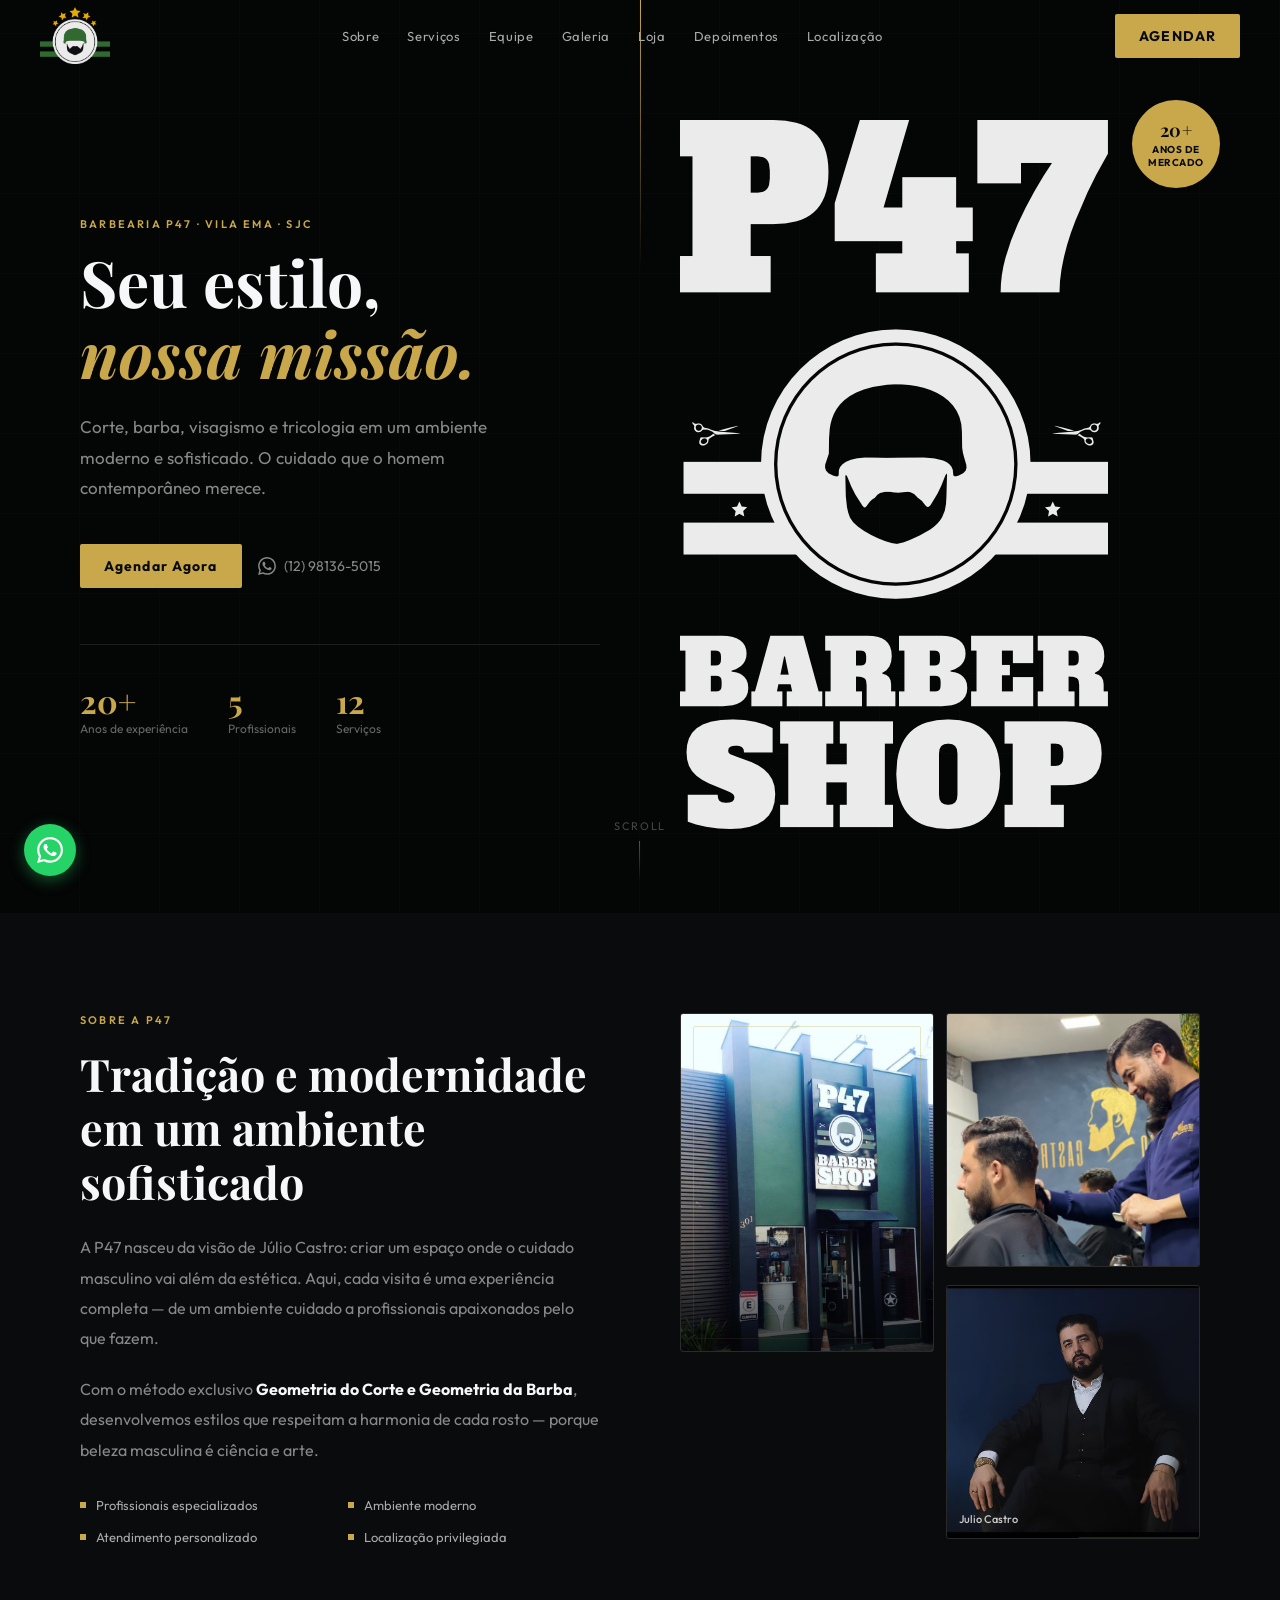
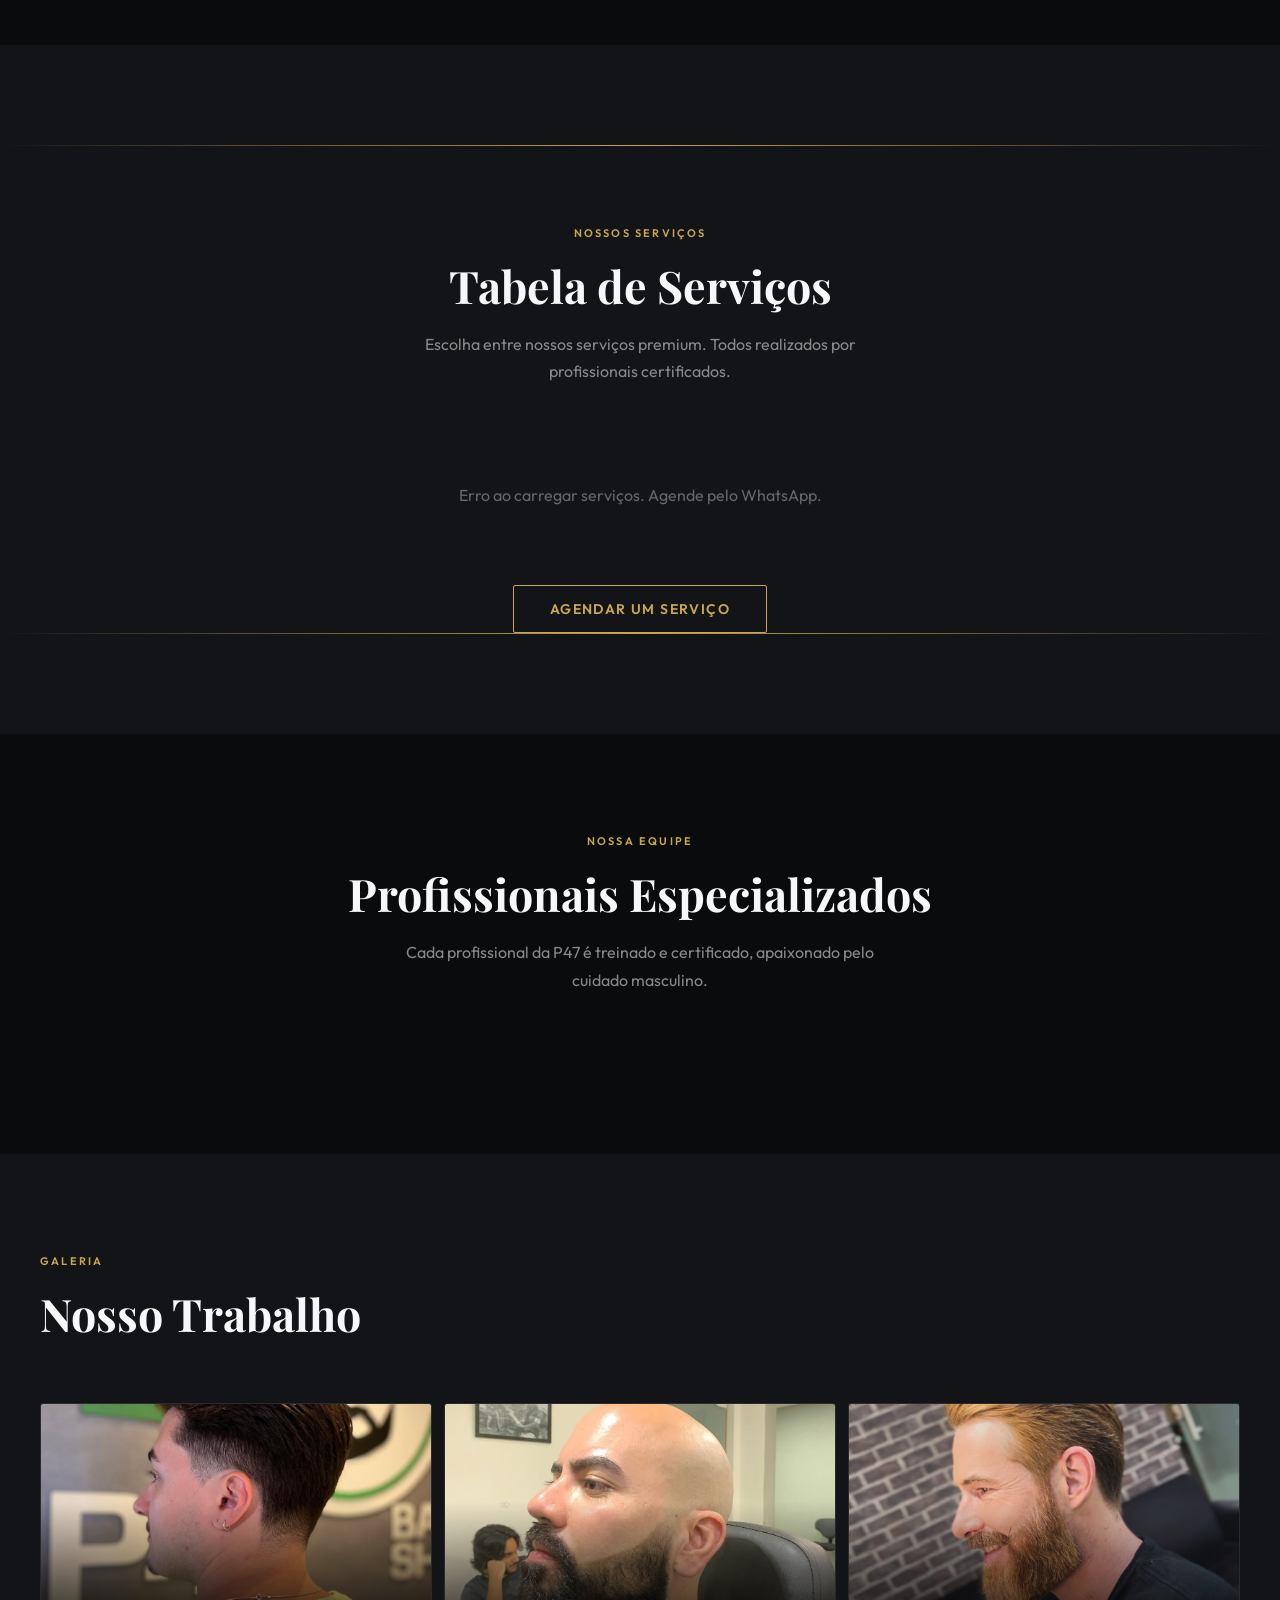
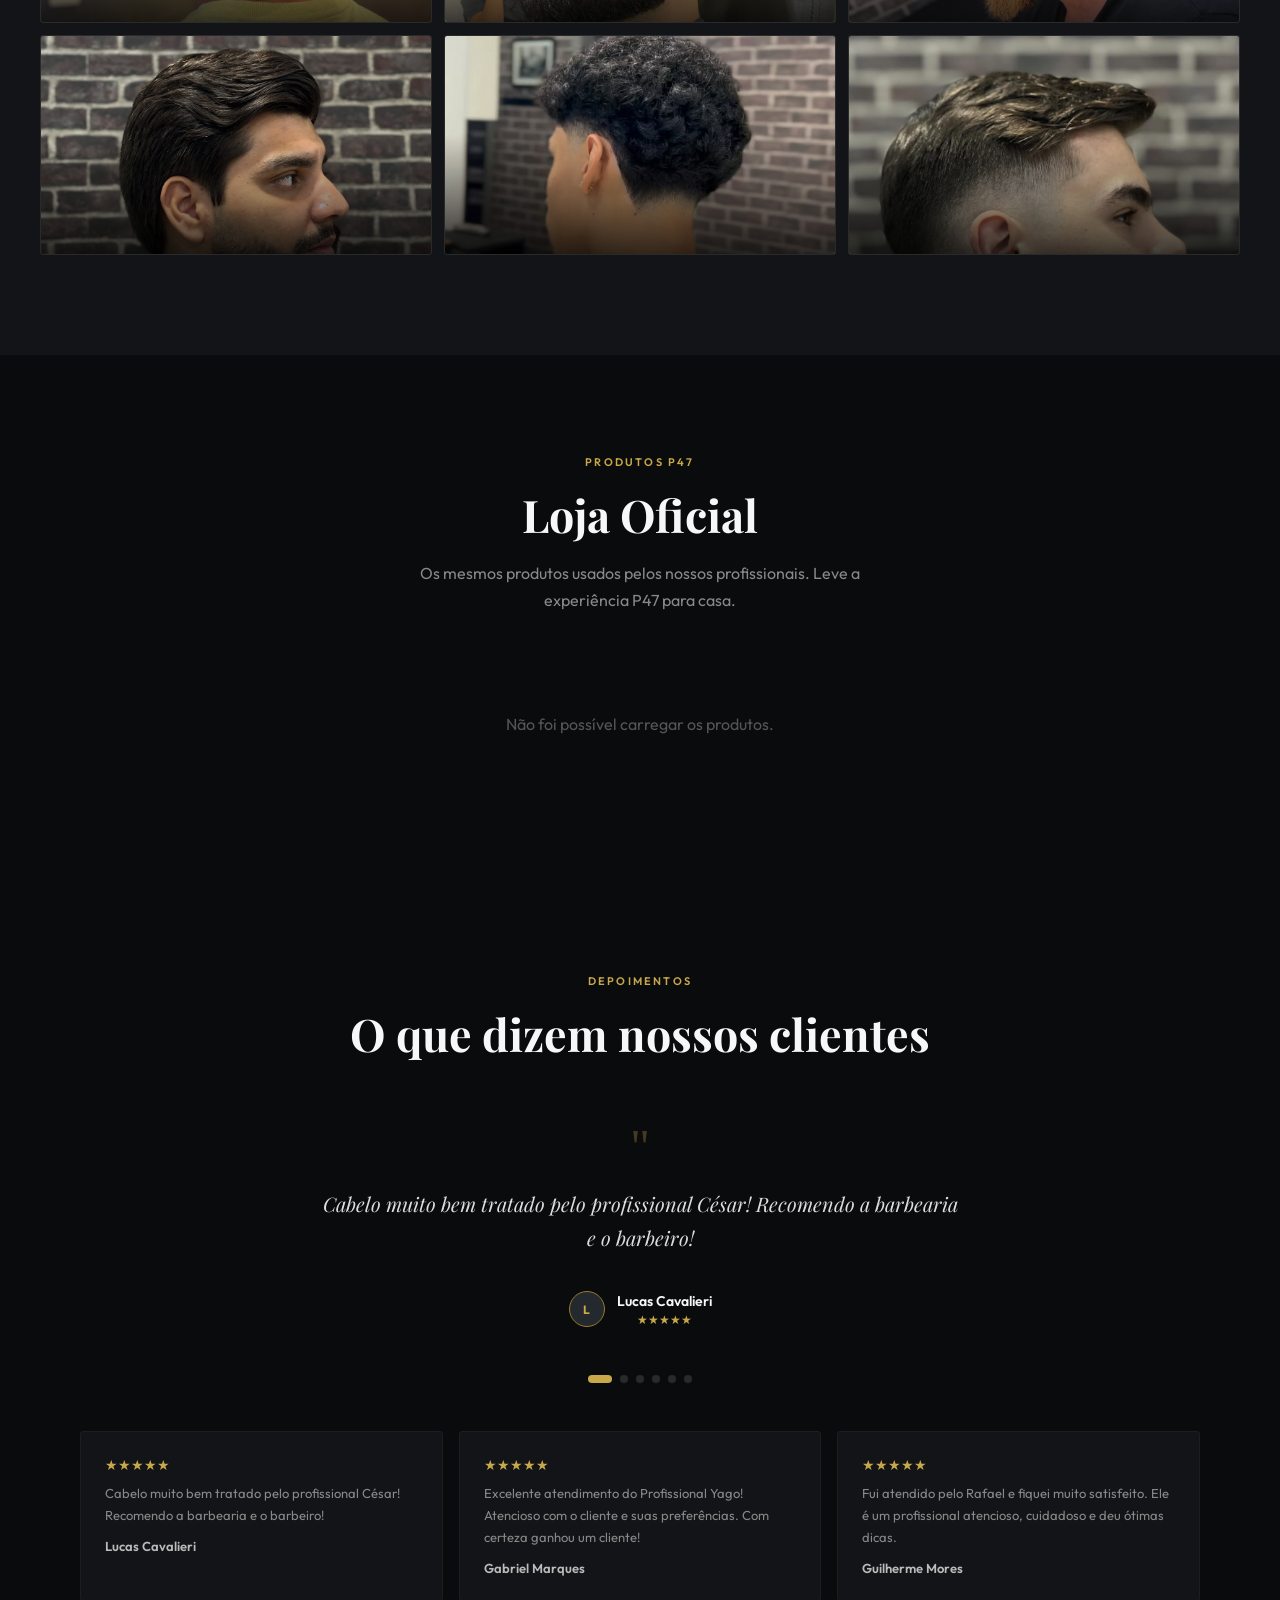
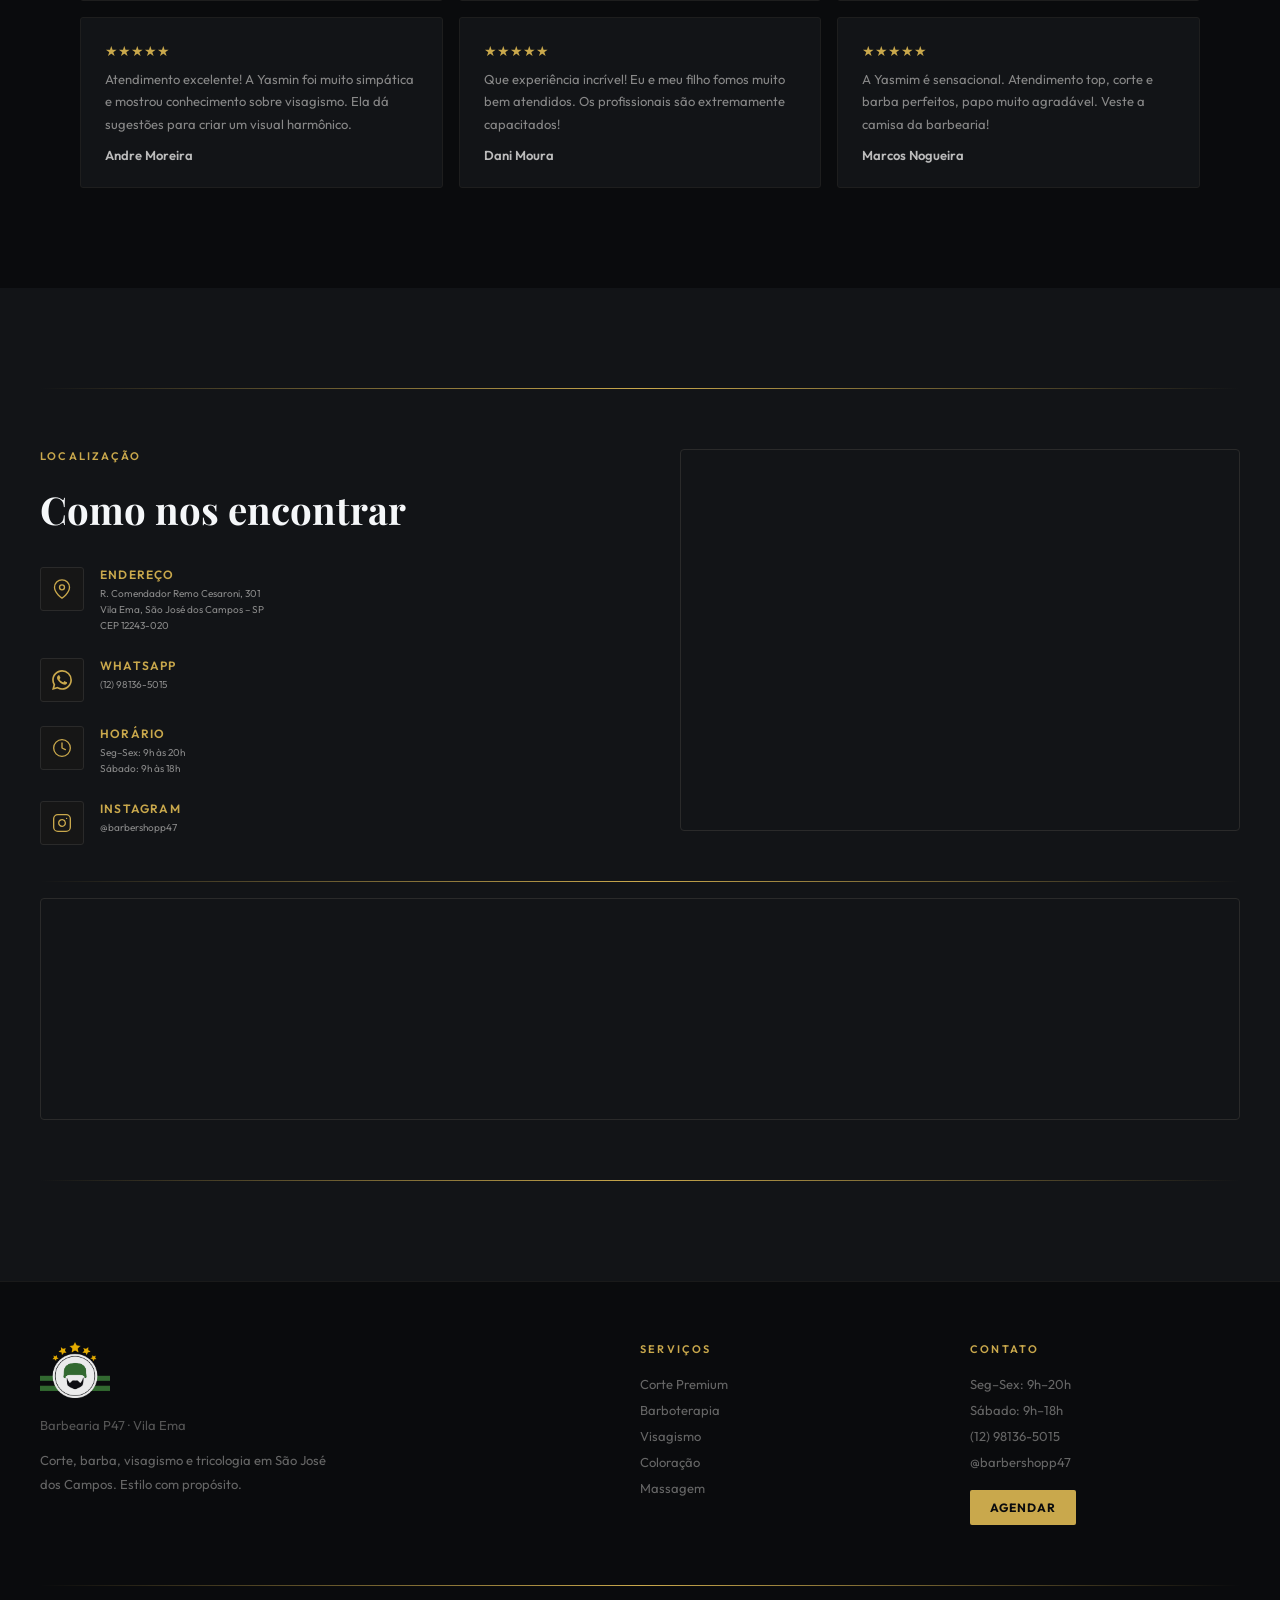
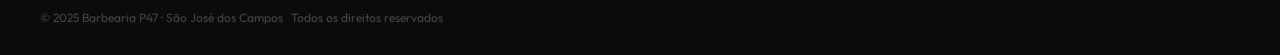
<file: index.html>
<!DOCTYPE html>
<html lang="pt-BR">

<head>
  <meta charset="UTF-8" />
  <meta name="viewport" content="width=device-width, initial-scale=1.0" />
  <title>Barbearia P47 — Vila Ema, São José dos Campos</title>
  <link
    href="https://fonts.googleapis.com/css2?family=Playfair+Display:ital,wght@0,400;0,600;0,700;1,400&family=Outfit:wght@300;400;500;600&display=swap"
    rel="stylesheet" />
  <link rel="icon" href="assets/logotipo.png" type="image/png" />
  <link rel="stylesheet" href="css/styles.css" />
</head>

<body>

  <!-- ─── NAV ────────────────────────────────────────────────────────────────── -->
  <nav id="main-nav">
    <img class="nav-logo" src="assets/logotipo.png" alt="">

    <div class="nav-desktop-links">
      <a href="#sobre">Sobre</a>
      <a href="#servicos">Serviços</a>
      <a href="#equipe">Equipe</a>
      <a href="#galeria">Galeria</a>
      <a href="#loja">Loja</a>
      <a href="#depoimentos">Depoimentos</a>
      <a href="#localiza">Localização</a>
    </div>

    <button class="btn-gold-solid nav-book-btn-desktop">AGENDAR</button>

    <button id="hamburger-btn" class="hamburger-btn" aria-label="Menu">
      <span></span><span></span><span></span>
    </button>
  </nav>

  <!-- Mobile menu -->
  <div id="mobile-menu" class="mobile-menu">
    <a href="#sobre">Sobre</a>
    <a href="#servicos">Serviços</a>
    <a href="#equipe">Equipe</a>
    <a href="#galeria">Galeria</a>
    <a href="#loja">Loja</a>
    <a href="#depoimentos">Depoimentos</a>
    <a href="#localiza">Localização</a>
    <button class="btn-agendar" style="margin-top:16px;width:100%">AGENDAR</button>
  </div>

  <!-- ─── HERO ────────────────────────────────────────────────────────────────── -->
  <section id="hero" class="hero-section">
    <!-- Vídeo de fundo YouTube -->
    <div class="hero-video-wrap">
      <div id="hero-yt-player"></div>
      <div class="hero-video-overlay"></div>
    </div>

    <!-- grid decorativo (sobre o vídeo) -->
    <div class="hero-grid-bg"></div>
    <div class="hero-line-top"></div>

    <div class="hero-content-grid">
      <div class="hero-text-col">
        <div class="section-eyebrow">
          <div class="eyebrow-line"></div>
          <span>Barbearia P47 · Vila Ema · SJC</span>
        </div>

        <h1 class="hero-title">
          Seu estilo,<br /><em>nossa missão.</em>
        </h1>

        <p class="hero-desc">
          Corte, barba, visagismo e tricologia em um ambiente moderno e sofisticado.
          O cuidado que o homem contemporâneo merece.
        </p>

        <div class="hero-cta-row">
          <button class="btn-agendar btn-gold-solid">Agendar Agora</button>
          <a href="https://wa.me/5512981365015" class="hero-whatsapp-link" target="_blank" rel="noopener">
            <svg width="18" height="18" viewBox="0 0 24 24" fill="currentColor">
              <path
                d="M17.472 14.382c-.297-.149-1.758-.867-2.03-.967-.273-.099-.471-.148-.67.15-.197.297-.767.966-.94 1.164-.173.199-.347.223-.644.075-.297-.15-1.255-.463-2.39-1.475-.883-.788-1.48-1.761-1.653-2.059-.173-.297-.018-.458.13-.606.134-.133.298-.347.446-.52.149-.174.198-.298.298-.497.099-.198.05-.371-.025-.52-.075-.149-.669-1.612-.916-2.207-.242-.579-.487-.5-.669-.51-.173-.008-.371-.01-.57-.01-.198 0-.52.074-.792.372-.272.297-1.04 1.016-1.04 2.479 0 1.462 1.065 2.875 1.213 3.074.149.198 2.096 3.2 5.077 4.487.709.306 1.262.489 1.694.625.712.227 1.36.195 1.871.118.571-.085 1.758-.719 2.006-1.413.248-.694.248-1.289.173-1.413-.074-.124-.272-.198-.57-.347m-5.421 7.403h-.004a9.87 9.87 0 01-5.031-1.378l-.361-.214-3.741.982.998-3.648-.235-.374a9.86 9.86 0 01-1.51-5.26c.001-5.45 4.436-9.884 9.888-9.884 2.64 0 5.122 1.03 6.988 2.898a9.825 9.825 0 012.893 6.994c-.003 5.45-4.437 9.884-9.885 9.884m8.413-18.297A11.815 11.815 0 0012.05 0C5.495 0 .16 5.335.157 11.892c0 2.096.547 4.142 1.588 5.945L.057 24l6.305-1.654a11.882 11.882 0 005.683 1.448h.005c6.554 0 11.89-5.335 11.893-11.893a11.821 11.821 0 00-3.48-8.413z" />
            </svg>
            (12) 98136-5015
          </a>
        </div>

        <div class="hero-stats-row">
          <div class="hero-stat">
            <div class="hero-stat-n">20+</div>
            <div class="hero-stat-l">Anos de experiência</div>
          </div>
          <div class="hero-stat">
            <div class="hero-stat-n">5</div>
            <div class="hero-stat-l">Profissionais</div>
          </div>
          <div class="hero-stat">
            <div class="hero-stat-n">12</div>
            <div class="hero-stat-l">Serviços</div>
          </div>
        </div>
      </div>

      <div class="hero-photo-col hero-logo-img">
        <img src="assets/logo.png" alt="Júlio Castro — Fundador & Mestre Barbeiro" />

        <div class="hero-badge">
          <div style="font-size:18px;font-family:'Playfair Display';font-weight:700">20+</div>
          <div style="font-size:10px;text-transform:uppercase;line-height:1.3">anos de mercado</div>
        </div>
      </div>
    </div>

    <div class="hero-scroll-hint">
      <div class="scroll-label">scroll</div>
      <div class="scroll-line"></div>
    </div>
  </section>

  <!-- ─── SOBRE ────────────────────────────────────────────────────────────── -->
  <section id="sobre" style="padding:100px 40px;max-width:1200px;margin:0 auto">
    <div class="about-section-grid">
      <div>
        <div class="section-eyebrow" style="margin-bottom:20px">
          <div class="eyebrow-line"></div>
          <span>Sobre a P47</span>
        </div>
        <h2
          style="font-family:'Playfair Display';font-size:clamp(32px,3.5vw,48px);font-weight:700;line-height:1.2;margin-bottom:24px">
          Tradição e modernidade em um ambiente sofisticado
        </h2>
        <p style="color:#888;line-height:1.9;margin-bottom:20px">
          A P47 nasceu da visão de Júlio Castro: criar um espaço onde o cuidado masculino vai além da estética.
          Aqui, cada visita é uma experiência completa — de um ambiente cuidado a profissionais apaixonados pelo que
          fazem.
        </p>
        <p style="color:#888;line-height:1.9;margin-bottom:32px">
          Com o método exclusivo <strong style="color:var(--white)">Geometria do Corte e Geometria da Barba</strong>,
          desenvolvemos estilos que respeitam a harmonia de cada rosto — porque beleza masculina é ciência e arte.
        </p>
        <div style="display:grid;grid-template-columns:1fr 1fr;gap:16px">
          <div style="display:flex;align-items:center;gap:10px;font-size:13px;color:#aaa">
            <div style="width:6px;height:6px;background:var(--gold);flex-shrink:0"></div>Profissionais especializados
          </div>
          <div style="display:flex;align-items:center;gap:10px;font-size:13px;color:#aaa">
            <div style="width:6px;height:6px;background:var(--gold);flex-shrink:0"></div>Ambiente moderno
          </div>
          <div style="display:flex;align-items:center;gap:10px;font-size:13px;color:#aaa">
            <div style="width:6px;height:6px;background:var(--gold);flex-shrink:0"></div>Atendimento personalizado
          </div>
          <div style="display:flex;align-items:center;gap:10px;font-size:13px;color:#aaa">
            <div style="width:6px;height:6px;background:var(--gold);flex-shrink:0"></div>Localização privilegiada
          </div>
        </div>
      </div>

      <div style="display:grid;grid-template-columns:1fr 1fr;grid-template-rows:auto auto;gap:12px"
        class="about-photo-col">
        <div
          style="grid-row:1/3;grid-column:1;aspect-ratio:3/4;background:var(--dark2);border:1px solid #2a2a2a;border-radius:3px;position:relative;overflow:hidden">
          <img src="assets/ambiente.png" alt="Júlio Castro"
            style="position:absolute;inset:0;width:100%;height:100%;object-fit:cover" />
          <div
            style="position:absolute;top:12px;left:12px;right:12px;bottom:12px;border:1px solid rgba(201,168,76,.3);border-radius:2px">
          </div>
          <div style="position:absolute;inset:0;background:linear-gradient(0deg,rgba(0,0,0,.75) 0%,transparent 50%)">
          </div>
          <span style="position:absolute;bottom:12px;left:12px;font-size:11px;color:#ccc;font-weight:500"></span>
        </div>
        <div
          style="grid-row:1;grid-column:2;aspect-ratio:1;background:var(--dark2);border:1px solid #2a2a2a;border-radius:3px;position:relative;overflow:hidden">
          <img src="assets/visagismo.jpg" alt="Equipe"
            style="position:absolute;inset:0;width:100%;height:100%;object-fit:cover" />
          <span style="position:absolute;bottom:12px;left:12px;font-size:11px;color:#ccc;font-weight:500"></span>
        </div>
        <div
          style="grid-row:2;grid-column:2;aspect-ratio:1;background:var(--dark2);border:1px solid #2a2a2a;border-radius:3px;position:relative;overflow:hidden">
          <img src="assets/julio_castro.jpg" alt="Julio Castro"
            style="position:absolute;inset:0;width:100%;height:100%;object-fit:cover" />
          <span style="position:absolute;bottom:12px;left:12px;font-size:11px;color:#ccc;font-weight:500">Julio
            Castro</span>
        </div>
      </div>
    </div>
  </section>

  <!-- ─── SERVIÇOS ─────────────────────────────────────────────────────────── -->
  <section id="servicos" style="background:var(--dark);padding:100px 0">
    <div class="gold-line"></div>
    <div style="max-width:1200px;margin:0 auto;padding-top:80px;">
      <div style="text-align:center;margin-bottom:60px">
        <div class="section-eyebrow" style="justify-content:center">
          <div class="eyebrow-line"></div>
          <span>Nossos Serviços</span>
        </div>
        <h2 style="font-family:'Playfair Display';font-size:clamp(32px,3.5vw,48px);font-weight:700;margin-bottom:16px">
          Tabela de Serviços</h2>
        <p style="color:#888;max-width:480px;margin:0 auto;line-height:1.7">Escolha entre nossos serviços premium. Todos
          realizados por profissionais certificados.</p>
      </div>

      <!-- Filtro de categorias — populado via JS após carregar a API -->
      <div id="site-services-filter" style="padding:0 1rem"></div>

      <div id="site-services-grid">
        <div class="modal-spinner-wrap">
          <div class="spinner"></div>
          <p style="color:#555;margin-top:12px">Carregando serviços...</p>
        </div>
      </div>

      <div style="text-align:center;margin-top:40px">
        <button class="btn-agendar"
          style="background:transparent;color:var(--gold);border:1px solid var(--gold);padding:14px 36px;font-size:14px;font-weight:600;letter-spacing:.1em;cursor:pointer;border-radius:2px;font-family:Outfit;text-transform:uppercase;transition:all .2s"
          onmouseenter="this.style.background='var(--gold)';this.style.color='var(--black)'"
          onmouseleave="this.style.background='transparent';this.style.color='var(--gold)'">
          Agendar um Serviço
        </button>
      </div>
    </div>
    <div class="gold-line"></div>
  </section>

  <!-- ─── EQUIPE ───────────────────────────────────────────────────────────── -->
  <section id="equipe" style="padding:100px 40px;max-width:1200px;margin:0 auto">
    <div style="text-align:center;margin-bottom:60px">
      <div class="section-eyebrow" style="justify-content:center">
        <div class="eyebrow-line"></div>
        <span>Nossa Equipe</span>
      </div>
      <h2 style="font-family:'Playfair Display';font-size:clamp(32px,3.5vw,48px);font-weight:700;margin-bottom:16px">
        Profissionais Especializados</h2>
      <p style="color:#888;max-width:480px;margin:0 auto;line-height:1.7">Cada profissional da P47 é treinado e
        certificado, apaixonado pelo cuidado masculino.</p>
    </div>
    <div id="site-team-grid" style="display:grid;grid-template-columns:repeat(auto-fill,minmax(210px,1fr));gap:20px">
      <div class="modal-spinner-wrap">
        <div class="spinner"></div>
      </div>
    </div>
  </section>

  <!-- ─── GALERIA ──────────────────────────────────────────────────────────── -->
  <section id="galeria" style="background:var(--dark);padding:100px 40px">
    <div style="max-width:1200px;margin:0 auto">
      <div style="margin-bottom:60px">
        <div class="section-eyebrow">
          <div class="eyebrow-line"></div>
          <span>Galeria</span>
        </div>
        <h2 style="font-family:'Playfair Display';font-size:clamp(32px,3.5vw,48px);font-weight:700">Nosso Trabalho</h2>
      </div>
      <div class="gallery-grid-main">
        <div class="gallery-item"
          style="background:var(--dark2);border:1px solid #2a2a2a;border-radius:3px;display:flex;align-items:flex-end;padding:16px;position:relative;overflow:hidden">
          <img class="gallery-img" src="assets/img01.jpg" alt="Corte"
            style="position:absolute;inset:0;width:100%;height:100%;object-fit:cover;transition:transform .5s ease" />
          <div style="position:absolute;inset:0;background:linear-gradient(0deg,rgba(0,0,0,.75) 0%,transparent 55%)">
          </div>
          <span style="position:relative;font-size:12px;color:#ccc;font-weight:500"></span>
        </div>
        <div class="gallery-item"
          style="background:var(--dark2);border:1px solid #2a2a2a;border-radius:3px;display:flex;align-items:flex-end;padding:16px;position:relative;overflow:hidden">
          <img class="gallery-img" src="assets/img02.jpg" alt="Barboterapia"
            style="position:absolute;inset:0;width:100%;height:100%;object-fit:cover;transition:transform .5s ease" />
          <div style="position:absolute;inset:0;background:linear-gradient(0deg,rgba(0,0,0,.75) 0%,transparent 55%)">
          </div>
          <span style="position:relative;font-size:12px;color:#ccc;font-weight:500"></span>
        </div>
        <div class="gallery-item"
          style="background:var(--dark2);border:1px solid #2a2a2a;border-radius:3px;display:flex;align-items:flex-end;padding:16px;position:relative;overflow:hidden">
          <img class="gallery-img" src="assets/img03.jpg" alt="Visagismo"
            style="position:absolute;inset:0;width:100%;height:100%;object-fit:cover;transition:transform .5s ease" />
          <div style="position:absolute;inset:0;background:linear-gradient(0deg,rgba(0,0,0,.75) 0%,transparent 55%)">
          </div>
          <span style="position:relative;font-size:12px;color:#ccc;font-weight:500"></span>
        </div>
        <div class="gallery-item"
          style="background:var(--dark2);border:1px solid #2a2a2a;border-radius:3px;display:flex;align-items:flex-end;padding:16px;position:relative;overflow:hidden">
          <img class="gallery-img" src="assets/img04.jpg" alt="Coloração"
            style="position:absolute;inset:0;width:100%;height:100%;object-fit:cover;transition:transform .5s ease" />
          <div style="position:absolute;inset:0;background:linear-gradient(0deg,rgba(0,0,0,.75) 0%,transparent 55%)">
          </div>
          <span style="position:relative;font-size:12px;color:#ccc;font-weight:500"></span>
        </div>
        <div class="gallery-item"
          style="background:var(--dark2);border:1px solid #2a2a2a;border-radius:3px;display:flex;align-items:flex-end;padding:16px;position:relative;overflow:hidden">
          <img class="gallery-img" src="assets/img06.jpg" alt="Ambiente P47"
            style="position:absolute;inset:0;width:100%;height:100%;object-fit:cover;transition:transform .5s ease" />
          <div style="position:absolute;inset:0;background:linear-gradient(0deg,rgba(0,0,0,.75) 0%,transparent 55%)">
          </div>
          <span style="position:relative;font-size:12px;color:#ccc;font-weight:500"></span>
        </div>
        <div class="gallery-item"
          style="background:var(--dark2);border:1px solid #2a2a2a;border-radius:3px;display:flex;align-items:flex-end;padding:16px;position:relative;overflow:hidden">
          <img class="gallery-img" src="assets/img05.jpg" alt="Resultado Final"
            style="position:absolute;inset:0;width:100%;height:100%;object-fit:cover;transition:transform .5s ease" />
          <div style="position:absolute;inset:0;background:linear-gradient(0deg,rgba(0,0,0,.75) 0%,transparent 55%)">
          </div>
          <span style="position:relative;font-size:12px;color:#ccc;font-weight:500"></span>
        </div>
      </div>
    </div>
  </section>

  <!-- ─── LOJA ────────────────────────────────────────────────────────────── -->
  <section id="loja" style="padding:100px 40px;max-width:1200px;margin:0 auto">
    <div style="text-align:center;margin-bottom:60px">
      <div class="section-eyebrow" style="justify-content:center">
        <div class="eyebrow-line"></div>
        <span>Produtos P47</span>
      </div>
      <h2 style="font-family:'Playfair Display';font-size:clamp(32px,3.5vw,48px);font-weight:700;margin-bottom:16px">
        Loja Oficial
      </h2>
      <p style="color:#888;max-width:480px;margin:0 auto;line-height:1.7">
        Os mesmos produtos usados pelos nossos profissionais. Leve a experiência P47 para casa.
      </p>
    </div>

    <div id="site-products-grid">
      <div class="modal-spinner-wrap">
        <div class="spinner"></div>
      </div>
    </div>
  </section>

  <!-- ─── DEPOIMENTOS ─────────────────────────────────────────────────────── -->
  <section id="depoimentos" style="padding:100px 40px;max-width:1200px;margin:0 auto">
    <div style="text-align:center;margin-bottom:60px">
      <div class="section-eyebrow" style="justify-content:center">
        <div class="eyebrow-line"></div>
        <span>Depoimentos</span>
      </div>
      <h2 style="font-family:'Playfair Display';font-size:clamp(32px,3.5vw,48px);font-weight:700">O que dizem nossos
        clientes</h2>
    </div>

    <!-- Carousel featured -->
    <div style="max-width:640px;margin:0 auto 48px;text-align:center">
      <div style="font-size:48px;color:var(--gold);opacity:.3;font-family:Georgia;line-height:1;margin-bottom:16px">"
      </div>
      <p id="testem-text"
        style="font-family:'Playfair Display';font-size:20px;font-style:italic;line-height:1.7;color:#ddd;margin-bottom:24px;min-height:80px">
      </p>
      <div style="display:flex;align-items:center;justify-content:center;gap:12px">
        <div id="testem-initial"
          style="width:36px;height:36px;border-radius:50%;background:var(--dark3);border:1px solid var(--gold-dark);display:flex;align-items:center;justify-content:center;font-size:12px;font-weight:700;color:var(--gold)">
        </div>
        <div>
          <div id="testem-name" style="font-weight:600;font-size:14px"></div>
          <div id="testem-stars" style="color:var(--gold);font-size:12px;margin-top:2px"></div>
        </div>
      </div>
    </div>

    <div id="testem-dots" style="display:flex;justify-content:center;gap:8px;margin-bottom:48px"></div>

    <div id="testem-grid" style="display:grid;grid-template-columns:repeat(auto-fill,minmax(280px,1fr));gap:16px"></div>
  </section>

  <!-- ─── LOCALIZAÇÃO ─────────────────────────────────────────────────────── -->
  <section id="localiza" style="background:var(--dark);padding:100px 40px">
    <div class="gold-line"></div>
    <div style="max-width:1200px;margin:60px auto">
      <div class="location-grid">
        <div>
          <div class="section-eyebrow" style="margin-bottom:20px">
            <div class="eyebrow-line"></div>
            <span>Localização</span>
          </div>
          <h2 style="font-family:'Playfair Display';font-size:clamp(28px,3vw,42px);font-weight:700;margin-bottom:32px">
            Como nos encontrar</h2>
          <div style="display:grid;gap:24px">

            <!-- Endereço -->
            <div style="display:flex;gap:16px;align-items:flex-start">
              <div class="location-icon-box">
                <svg width="20" height="20" viewBox="0 0 24 24" fill="none" stroke="var(--gold)" stroke-width="1.6"
                  stroke-linecap="round" stroke-linejoin="round">
                  <path d="M21 10c0 7-9 13-9 13S3 17 3 10a9 9 0 0 1 18 0z" />
                  <circle cx="12" cy="10" r="3" />
                </svg>
              </div>
              <div>
                <div class="location-label">Endereço</div>
                <div class="location-info">R. Comendador Remo Cesaroni, 301<br>Vila Ema, São José dos Campos – SP<br>CEP
                  12243-020</div>
              </div>
            </div>

            <!-- WhatsApp -->
            <div style="display:flex;gap:16px;align-items:flex-start">
              <div class="location-icon-box">
                <svg width="20" height="20" viewBox="0 0 24 24" fill="var(--gold)">
                  <path
                    d="M17.472 14.382c-.297-.149-1.758-.867-2.03-.967-.273-.099-.471-.148-.67.15-.197.297-.767.966-.94 1.164-.173.199-.347.223-.644.075-.297-.15-1.255-.463-2.39-1.475-.883-.788-1.48-1.761-1.653-2.059-.173-.297-.018-.458.13-.606.134-.133.298-.347.446-.52.149-.174.198-.298.298-.497.099-.198.05-.371-.025-.52-.075-.149-.669-1.612-.916-2.207-.242-.579-.487-.5-.669-.51-.173-.008-.371-.01-.57-.01-.198 0-.52.074-.792.372-.272.297-1.04 1.016-1.04 2.479 0 1.462 1.065 2.875 1.213 3.074.149.198 2.096 3.2 5.077 4.487.709.306 1.262.489 1.694.625.712.227 1.36.195 1.871.118.571-.085 1.758-.719 2.006-1.413.248-.694.248-1.289.173-1.413-.074-.124-.272-.198-.57-.347m-5.421 7.403h-.004a9.87 9.87 0 0 1-5.031-1.378l-.361-.214-3.741.982.998-3.648-.235-.374a9.86 9.86 0 0 1-1.51-5.26c.001-5.45 4.436-9.884 9.888-9.884 2.64 0 5.122 1.03 6.988 2.898a9.825 9.825 0 0 1 2.893 6.994c-.003 5.45-4.437 9.884-9.885 9.884m8.413-18.297A11.815 11.815 0 0 0 12.05 0C5.495 0 .16 5.335.157 11.892c0 2.096.547 4.142 1.588 5.945L.057 24l6.305-1.654a11.882 11.882 0 0 0 5.683 1.448h.005c6.554 0 11.89-5.335 11.893-11.893a11.821 11.821 0 0 0-3.48-8.413z" />
                </svg>
              </div>
              <div>
                <div class="location-label">WhatsApp</div>
                <div class="location-info">(12) 98136-5015</div>
              </div>
            </div>

            <!-- Horário -->
            <div style="display:flex;gap:16px;align-items:flex-start">
              <div class="location-icon-box">
                <svg width="20" height="20" viewBox="0 0 24 24" fill="none" stroke="var(--gold)" stroke-width="1.6"
                  stroke-linecap="round" stroke-linejoin="round">
                  <circle cx="12" cy="12" r="10" />
                  <polyline points="12 6 12 12 16 14" />
                </svg>
              </div>
              <div>
                <div class="location-label">Horário</div>
                <div class="location-info">Seg–Sex: 9h às 20h<br>Sábado: 9h às 18h</div>
              </div>
            </div>

            <!-- Instagram -->
            <div style="display:flex;gap:16px;align-items:flex-start">
              <div class="location-icon-box">
                <svg width="20" height="20" viewBox="0 0 24 24" fill="none" stroke="var(--gold)" stroke-width="1.6"
                  stroke-linecap="round" stroke-linejoin="round">
                  <rect x="2" y="2" width="20" height="20" rx="5" ry="5" />
                  <path d="M16 11.37A4 4 0 1 1 12.63 8 4 4 0 0 1 16 11.37z" />
                  <line x1="17.5" y1="6.5" x2="17.51" y2="6.5" />
                </svg>
              </div>
              <div>
                <div class="location-label">Instagram</div>
                <div class="location-info">@barbershopp47</div>
              </div>
            </div>

          </div>

        </div>

        <!-- div2: Street View na coluna direita -->
        <div style="border:1px solid #2a2a2a;border-radius:4px;overflow:hidden;padding:10px">
          <iframe
            src="https://www.google.com/maps/embed?pb=!4v1777134792212!6m8!1m7!1sCAoSFkNJSE0wb2dLRUlDQWdJQ1gtcWl1Smc.!2m2!1d-23.20608631368946!2d-45.90105196413815!3f307.71920587335734!4f-3.825936316782105!5f0.7820865974627469"
            width="100%" height="100%" style="border:0;display:block;min-height:360px" allowfullscreen loading="lazy"
            referrerpolicy="no-referrer-when-downgrade">
          </iframe>
        </div>
      </div>
      <div style="margin-top:36px;" class="gold-line"></div>
      <!-- div3: mapa Google Maps abaixo das duas colunas, largura total -->
      <div style="margin-top:16px;border:1px solid #2a2a2a;border-radius:4px;overflow:hidden">
        <iframe
          src="https://www.google.com/maps/embed?pb=!1m18!1m12!1m3!1d4741.3367500095765!2d-45.903685824680636!3d-23.20609327904563!2m3!1f0!2f0!3f0!3m2!1i1024!2i768!4f13.1!3m3!1m2!1s0x94cc4a7772dab253%3A0x5c50ee87825188ee!2sBarbearia%20P47!5e1!3m2!1spt-BR!2sbr!4v1777135874310!5m2!1spt-BR!2sbr"
          width="100%" height="220" style="border:0;display:block" allowfullscreen loading="lazy"
          referrerpolicy="no-referrer-when-downgrade">
        </iframe>
      </div>
    </div>
    <div class="gold-line"></div>
  </section>

  <!-- ─── FOOTER ───────────────────────────────────────────────────────────── -->
  <footer style="background:var(--black);padding:60px 40px 30px;border-top:1px solid #1a1a1a">
    <div style="max-width:1200px;margin:0 auto">
      <div class="footer-grid-main">
        <div>
          <div style="font-family:'Playfair Display';font-size:28px;font-weight:700;margin-bottom:12px">
            <img class="nav-logo" src="assets/logotipo.png" alt="">
          </div>
          <div style="font-size:13px;color:#555;margin-bottom:4px">Barbearia P47 · Vila Ema</div>
          <p style="color:#666;font-size:13px;line-height:1.8;max-width:300px;margin-top:16px">
            Corte, barba, visagismo e tricologia em São José dos Campos. Estilo com propósito.
          </p>
        </div>
        <div>
          <div
            style="font-size:11px;color:var(--gold);font-weight:600;letter-spacing:.2em;text-transform:uppercase;margin-bottom:20px">
            Serviços</div>
          <div style="font-size:13px;color:#666;margin-bottom:10px">Corte Premium</div>
          <div style="font-size:13px;color:#666;margin-bottom:10px">Barboterapia</div>
          <div style="font-size:13px;color:#666;margin-bottom:10px">Visagismo</div>
          <div style="font-size:13px;color:#666;margin-bottom:10px">Coloração</div>
          <div style="font-size:13px;color:#666;margin-bottom:10px">Massagem</div>
        </div>
        <div>
          <div
            style="font-size:11px;color:var(--gold);font-weight:600;letter-spacing:.2em;text-transform:uppercase;margin-bottom:20px">
            Contato</div>
          <div style="font-size:13px;color:#666;margin-bottom:10px">Seg–Sex: 9h–20h</div>
          <div style="font-size:13px;color:#666;margin-bottom:10px">Sábado: 9h–18h</div>
          <div style="font-size:13px;color:#666;margin-bottom:10px">(12) 98136-5015</div>
          <div style="font-size:13px;color:#666;margin-bottom:20px">@barbershopp47</div>
          <button class="btn-agendar"
            style="background:var(--gold);color:var(--black);border:none;padding:10px 20px;font-size:12px;font-weight:700;cursor:pointer;border-radius:2px;font-family:Outfit;letter-spacing:.08em;text-transform:uppercase">
            Agendar
          </button>
        </div>
      </div>
      <div class="gold-line"></div>
      <div class="footer-bottom-row">
        <span>© 2025 Barbearia P47 · São José dos Campos</span>
        <span>Todos os direitos reservados</span>
      </div>
    </div>
  </footer>

  <!-- ─── BOOKING MODAL ────────────────────────────────────────────────────── -->
  <div id="booking-overlay" class="booking-modal-overlay" style="display:none">
    <div class="booking-modal-inner">

      <!-- Header -->
      <div class="booking-modal-header">
        <div>
          <div
            style="color:var(--gold);font-size:11px;letter-spacing:.2em;font-weight:600;text-transform:uppercase;margin-bottom:4px">
            Barbearia P47</div>
          <div style="font-family:'Playfair Display';font-size:22px;font-weight:700">Agendar Horário</div>
        </div>
        <button id="modal-close" class="modal-close-btn" aria-label="Fechar">×</button>

        <!-- Step indicator -->
        <div id="step-indicator" class="step-indicator"></div>
      </div>

      <!-- =====================================================================
           FEATURE DESATIVADA — CARRINHO MULTI-SERVIÇO
           Descomente abaixo para reativar o carrinho de agendamentos múltiplos.
           =====================================================================
      <div id="carrinho-resumo" class="carrinho-resumo" style="display:none">
        <div class="carrinho-header">
          <span>🛒 Carrinho de Agendamentos</span>
        </div>
        <div id="carrinho-lista" class="carrinho-lista"></div>
      </div>
           ===================================================================== -->

      <!-- Body -->
      <div class="booking-modal-body">

        <!-- ===================================================================
             FEATURE DESATIVADA — Steps 1 e 2 do fluxo de carrinho
             Descomente para reativar seleção de categoria e serviço no modal.
             ===================================================================
        <div id="step-1" class="step-panel">
          <div id="step-1-content"></div>
        </div>
        <div id="step-2" class="step-panel" style="display:none">
          <div id="step-2-content"></div>
        </div>
             =================================================================== -->

        <!-- Step 3: Funcionário — primeiro step do novo fluxo -->
        <div id="step-3" class="step-panel" style="display:none">
          <div id="step-3-content"></div>
        </div>

        <!-- Step 4: Data + Hora -->
        <div id="step-4" class="step-panel" style="display:none">
          <div id="step-4-content"></div>
        </div>

        <!-- ===================================================================
             FEATURE DESATIVADA — Step 5: Decisão do carrinho
             Descomente para reativar a pergunta "deseja adicionar mais serviço?".
             ===================================================================
        <div id="step-5" class="step-panel" style="display:none">
          <div class="decision-panel">
            <div class="decision-icon">🗓️</div>
            <h3 style="font-family:'Playfair Display';font-size:24px;margin-bottom:16px">Serviço adicionado!</h3>
            <div id="step5-preview"></div>
            <p class="decision-question">Deseja adicionar outro serviço de uma categoria diferente?</p>
            <div class="decision-buttons">
              <button id="btn-decision-sim" class="btn-decision btn-decision-sim">
                + Sim, adicionar mais um serviço
              </button>
              <button id="btn-decision-nao" class="btn-decision btn-decision-nao">
                Não, finalizar agendamento →
              </button>
            </div>
          </div>
        </div>
             =================================================================== -->

        <!-- Step 6: Dados do cliente -->
        <div id="step-6" class="step-panel" style="display:none">
          <p class="modal-section-label">Seus dados de contato</p>
          <div class="form-group">
            <label class="form-label" for="cliente-nome">Seu nome completo *</label>
            <input type="text" id="cliente-nome" class="form-input" placeholder="Nome completo" autocomplete="name" />
          </div>
          <div class="form-group">
            <label class="form-label" for="cliente-telefone">WhatsApp *</label>
            <input type="tel" id="cliente-telefone" class="form-input" placeholder="(12) 9XXXX-XXXX"
              autocomplete="tel" />
          </div>
          <div class="form-group">
            <label class="form-label" for="cliente-email">E-mail</label>
            <input type="email" id="cliente-email" class="form-input" placeholder="seu@email.com"
              autocomplete="email" />
          </div>
          <div class="form-group">
            <label class="form-label" for="cliente-obs">Observação</label>
            <textarea id="cliente-obs" class="form-input" rows="2"
              placeholder="Ex: quero degradê na lateral, alergia a produto X..."></textarea>
          </div>
          <p style="font-size:12px;color:#555;margin-top:8px">* Campos obrigatórios</p>
        </div>

        <!-- Step 7: Confirmação -->
        <div id="step-7" class="step-panel" style="display:none">
          <div id="step-7-content"></div>
        </div>

        <!-- Tela de sucesso -->
        <div id="step-success" class="step-panel" style="display:none">
          <div class="success-panel">
            <div class="success-icon">✓</div>
            <h2 style="font-family:'Playfair Display';font-size:28px;margin-bottom:12px">Agendamento Confirmado!</h2>
            <div id="success-details" style="margin-bottom:24px"></div>
            <div
              style="background:#1a1a1a;border:1px solid #2a2a2a;border-radius:3px;padding:20px;font-size:13px;color:#666;line-height:1.7;margin-bottom:24px">
              Você receberá confirmação via WhatsApp em breve.<br />
              Dúvidas? <a href="https://wa.me/5512981365015" style="color:var(--gold);text-decoration:none"
                target="_blank" rel="noopener">(12) 98136-5015</a>
            </div>

            <!-- CTA da loja — visível somente após confirmação (JS faz display:flex) -->
            <div id="success-store-cta" class="store-cta-confirm" style="display:none">
              <img src="assets/tonico_capila.jpg" alt="Produtos P47" class="store-cta-img">
              <div class="store-cta-confirm-content">
                <p class="store-cta-confirm-text">
                  Aproveite e <strong>leve um produto da nossa loja com desconto especial</strong> —
                  os mesmos produtos usados pelos nossos profissionais, para cuidar do seu estilo em casa!
                </p>
                <a href="#loja" class="store-cta-confirm-btn"
                  onclick="document.getElementById('btn-success-close').click()">
                  Ver Produtos da Loja →
                </a>
              </div>
            </div>

            <button id="btn-success-close" class="btn-gold-solid" style="margin-top:20px">Fechar</button>
          </div>
        </div>

      </div><!-- /booking-modal-body -->

      <!-- Footer de navegação -->
      <div class="booking-modal-footer">
        <button id="btn-voltar" class="btn-outline-modal" style="display:none">← Voltar</button>
        <div style="flex:1"></div>
        <button id="btn-continuar" class="btn-gold-solid">Continuar →</button>
        <button id="btn-confirmar" class="btn-gold-solid" style="display:none">Confirmar Agendamento</button>
      </div>

    </div><!-- /booking-modal-inner -->
  </div>

  <!-- ─── TOAST ─────────────────────────────────────────────────────────────── -->
  <div id="toast" class="toast"></div>

  <!-- ─── WHATSAPP FAB ──────────────────────────────────────────────────────── -->
  <a href="https://wa.me/5512981365015" class="whatsapp-fab" target="_blank" rel="noopener" aria-label="WhatsApp">
    <svg width="26" height="26" viewBox="0 0 24 24" fill="white">
      <path
        d="M17.472 14.382c-.297-.149-1.758-.867-2.03-.967-.273-.099-.471-.148-.67.15-.197.297-.767.966-.94 1.164-.173.199-.347.223-.644.075-.297-.15-1.255-.463-2.39-1.475-.883-.788-1.48-1.761-1.653-2.059-.173-.297-.018-.458.13-.606.134-.133.298-.347.446-.52.149-.174.198-.298.298-.497.099-.198.05-.371-.025-.52-.075-.149-.669-1.612-.916-2.207-.242-.579-.487-.5-.669-.51-.173-.008-.371-.01-.57-.01-.198 0-.52.074-.792.372-.272.297-1.04 1.016-1.04 2.479 0 1.462 1.065 2.875 1.213 3.074.149.198 2.096 3.2 5.077 4.487.709.306 1.262.489 1.694.625.712.227 1.36.195 1.871.118.571-.085 1.758-.719 2.006-1.413.248-.694.248-1.289.173-1.413-.074-.124-.272-.198-.57-.347m-5.421 7.403h-.004a9.87 9.87 0 01-5.031-1.378l-.361-.214-3.741.982.998-3.648-.235-.374a9.86 9.86 0 01-1.51-5.26c.001-5.45 4.436-9.884 9.888-9.884 2.64 0 5.122 1.03 6.988 2.898a9.825 9.825 0 012.893 6.994c-.003 5.45-4.437 9.884-9.885 9.884m8.413-18.297A11.815 11.815 0 0012.05 0C5.495 0 .16 5.335.157 11.892c0 2.096.547 4.142 1.588 5.945L.057 24l6.305-1.654a11.882 11.882 0 005.683 1.448h.005c6.554 0 11.89-5.335 11.893-11.893a11.821 11.821 0 00-3.48-8.413z" />
    </svg>
  </a>

  <script src="js/app.js"></script>
</body>

</html>
</file>
<file: css/styles.css>
/* ─── RESET & VARIÁVEIS ─────────────────────────────────────────── */
 *,
 *::before,
 *::after {
   box-sizing: border-box;
   margin: 0;
   padding: 0;
 }

 :root {
   --gold: #C9A84C;
   --gold-light: #e0c06a;
   --gold-dark: #9a7930;
   --army-green: #3D4430;
   --army-green-light: #525B40;
   --p47-blue: #1A222E;
   --black: #0A0B0D;
   --dark: #121417;
   --dark2: #1A1D21;
   --dark3: #24292E;
   --white: #F5F7F9;
   --gray: #8E9196;
   --rivet: #3F444D;
 }

 html {
   scroll-behavior: smooth;
 }

 body {
   background: var(--black);
   color: var(--white);
   font-family: 'Outfit', sans-serif;
   font-weight: 400;
   overflow-x: hidden;
 }

 ::selection {
   background: var(--gold);
   color: var(--black);
 }

 ::-webkit-scrollbar {
   width: 4px;
 }

 ::-webkit-scrollbar-track {
   background: var(--black);
 }

 ::-webkit-scrollbar-thumb {
   background: var(--gold-dark);
   border-radius: 2px;
 }

 input::placeholder,
 textarea::placeholder {
   color: #444;
 }

 input:focus,
 textarea:focus {
   outline: none;
 }

 /* ─── ANIMAÇÕES ─────────────────────────────────────────────────── */
 @keyframes spin {
   to {
     transform: rotate(360deg);
   }
 }

 @keyframes pulse {

   0%,
   100% {
     opacity: .5;
   }

   50% {
     opacity: 1;
   }
 }

 @keyframes fadeIn {
   from {
     opacity: 0;
     transform: translateY(8px);
   }

   to {
     opacity: 1;
     transform: none;
   }
 }

 @keyframes floatY {

   0%,
   100% {
     transform: translateY(0);
   }

   50% {
     transform: translateY(-7px);
   }
 }

 @keyframes floatY2 {

   0%,
   100% {
     transform: translateY(0);
   }

   50% {
     transform: translateY(-4px);
   }
 }

 @keyframes glowPulse {

   0%,
   100% {
     opacity: .35;
   }

   50% {
     opacity: .65;
   }
 }

 /* ─── HOVER: CARDS (apenas dispositivos com ponteiro fino) ──────── */
 @media (hover: hover) {
   .svc-card:hover .svc-img {
     transform: scale(1.06);
   }

   .gallery-item:hover .gallery-img {
     transform: scale(1.06);
   }
 }

 /* ─── UTILITÁRIOS ────────────────────────────────────────────────── */
 .hidden-mobile {
   display: none;
 }

 .hidden-desktop {
   display: block;
 }

 /* ─── LAYOUT — MOBILE FIRST ──────────────────────────────────────── */

 /* Nav */
 .nav-desktop-links {
   display: none;
 }

 .hamburger-btn {
   display: flex;
 }

 .nav-book-btn-desktop {
   display: none;
 }

 /* Hero grid: coluna única → duas colunas no desktop */
 .hero-content-grid {
   display: flex;
   flex-direction: column;
   gap: 32px;
   padding: 100px 20px 60px;
   align-items: center;
 }

 .hero-logo-img {
   display: none;
 }

 .hero-stats-row {
   display: none;
   gap: 24px;
   margin-top: 32px;
   padding-top: 24px;
   border-top: 1px solid #1e1e1e;
   flex-wrap: wrap;
   justify-content: center;
 }

 /* Sobre */
 .about-section-grid {
   display: flex;
   flex-direction: column;
   gap: 40px;
 }

 .about-photo-col {
   overflow: hidden;
 }

 /* Services grid: 2 colunas no mobile */
 .svc-grid-main {
   display: grid;
   grid-template-columns: 1fr 1fr;
   gap: 12px;
   padding: 1rem;
 }

 .svc-card {
   background: var(--dark);
   border: 1px solid #1e1e1e;
   border-radius: 4px;
   overflow: hidden;
   display: flex;
   flex-direction: column;
   transition: border-color .3s;
 }

 .svc-card-photo {
   position: relative;
   height: 120px;
   overflow: hidden;
   background: #111;
   flex-shrink: 0;
 }

 .svc-card-photo .svc-img {
   width: 100%;
   height: 100%;
   object-fit: cover;
   display: block;
   transition: transform .4s ease;
 }

 .svc-card-photo-placeholder {
   width: 100%;
   height: 100%;
   display: flex;
   align-items: center;
   justify-content: center;
   opacity: .12;
 }

 .svc-card-price-badge {
   position: absolute;
   top: 8px;
   right: 8px;
   background: rgba(0, 0, 0, .82);
   border: 1px solid rgba(201, 168, 76, .5);
   color: var(--gold);
   padding: 3px 8px;
   font-size: 12px;
   font-weight: 700;
   font-family: 'Playfair Display', serif;
   border-radius: 2px;
   line-height: 1;
 }

 .svc-card-body {
   padding: 10px 12px 12px;
   display: flex;
   flex-direction: column;
   flex: 1;
 }

 .svc-card-name {
   font-weight: 600;
   font-size: 13px;
   color: var(--white);
   margin-bottom: 6px;
   line-height: 1.3;
 }

 .svc-card-desc {
   display: none;
 }

 .svc-card-footer {
   display: flex;
   justify-content: space-between;
   align-items: center;
   margin-top: auto;
 }

 .svc-card-duration {
   display: none;
 }

 .svc-card-book {
   font-size: 11px;
   color: var(--gold);
   background: none;
   border: none;
   cursor: pointer;
   font-family: Outfit, sans-serif;
   font-weight: 600;
   padding: 6px 0;
   min-height: 44px;
   text-decoration: underline;
   text-underline-offset: 3px;
   display: flex;
   align-items: center;
   transition: color .2s;
 }

 .svc-card-book:hover {
   color: var(--gold-light);
 }

 /* Gallery: 2 cols no mobile */
 .gallery-grid-main {
   display: grid;
   grid-template-columns: repeat(2, 1fr);
   grid-template-rows: repeat(3, 160px);
   gap: 8px;
 }

 /* Location */
 .location-grid {
   display: flex;
   flex-direction: column;
   gap: 32px;
 }

 /* Footer */
 .footer-grid-main {
   display: flex;
   flex-direction: column;
   gap: 28px;
   margin-bottom: 40px;
 }

 .footer-bottom-row {
   display: flex;
   flex-direction: column;
   align-items: center;
   gap: 8px;
   font-size: 12px;
   color: #444;
   margin-top: 24px;
   text-align: center;
 }

 /* ─── TABLET (≥768px) ────────────────────────────────────────────── */
 @media (min-width: 768px) {
   .hidden-mobile {
     display: block;
   }

   .hidden-desktop {
     display: none;
   }

   nav#main-nav {
     padding: 0 40px;
   }

   .nav-desktop-links {
     display: flex;
     gap: 20px;
     align-items: center;
   }

   .hamburger-btn {
     display: none;
   }

   .nav-book-btn-desktop {
     display: inline-flex;
   }

   .hero-content-grid {
     padding: 120px 40px 80px;
     text-align: left;
   }

   .hero-stats-row {
     gap: 40px;
     margin-top: 48px;
     padding-top: 32px;
     justify-content: flex-start;
     display: none;
   }

   .about-section-grid {
     flex-direction: row;
     gap: 60px;
   }

   .about-photo-col {
     flex: 1;
     min-width: 0;
   }

   .svc-grid-main {
     grid-template-columns: repeat(auto-fill, minmax(260px, 1fr));
     gap: 20px;
   }

   .svc-card-photo {
     height: 180px;
   }

   .svc-card-price-badge {
     top: 12px;
     right: 12px;
     font-size: 14px;
     padding: 4px 10px;
   }

   .svc-card-body {
     padding: 16px 18px 18px;
   }

   .svc-card-name {
     font-size: 15px;
     margin-bottom: 8px;
   }

   .svc-card-desc {
     display: block;
     font-size: 13px;
     color: #666;
     line-height: 1.6;
     margin-bottom: 14px;
     flex: 1;
   }

   .svc-card-duration {
     display: inline-flex;
     font-size: 11px;
     color: #555;
     background: #1a1a1a;
     padding: 4px 10px;
     border-radius: 2px;
     border: 1px solid #2a2a2a;
   }

   .svc-card-book {
     font-size: 12px;
     min-height: auto;
     padding: 0;
   }

   .gallery-grid-main {
     grid-template-columns: repeat(3, 1fr);
     grid-template-rows: repeat(2, 220px);
     gap: 12px;
   }

   .location-grid {
     flex-direction: row;
     gap: 60px;
     align-items: flex-start;
   }

   .footer-grid-main {
     display: grid;
     grid-template-columns: 1fr 1fr;
     gap: 40px;
     margin-bottom: 60px;
   }

   .footer-bottom-row {
     flex-direction: row;
     text-align: left;
   }
 }

 /* ─── DESKTOP (≥1024px) ──────────────────────────────────────────── */
 @media (min-width: 1024px) {
   .nav-desktop-links {
     gap: 28px;
   }

   .hero-content-grid {
     display: grid;
     grid-template-columns: 1fr 1fr;
     gap: 80px;
     flex-direction: unset;
     text-align: left;
     align-items: center;
     padding: 120px 40px 80px;
   }

   .hero-logo-img {
     display: block;
   }

   .hero-stats-row {
     display: flex;
   }

   .eyebrow-line {
     display: inline;
   }

   .about-section-grid {
     display: grid;
     grid-template-columns: 1fr 1fr;
     gap: 80px;
   }

   .location-grid {
     display: grid;
     grid-template-columns: 1fr 1fr;
     gap: 80px;
   }

   .footer-grid-main {
     grid-template-columns: 2fr 1fr 1fr;
     gap: 60px;
   }

   .svc-card-photo {
     height: 200px;
   }
 }

 /* ─── NAV ────────────────────────────────────────────────────────────── */
 nav#main-nav {
   position: fixed;
   top: 0;
   left: 0;
   right: 0;
   z-index: 100;
   background: transparent;
   border-bottom: 1px solid transparent;
   padding: 0 20px;
   height: 64px;
   display: flex;
   align-items: center;
   justify-content: space-between;
   transition: all 0.4s;
 }

 nav#main-nav.scrolled {
   background: rgba(8, 8, 8, .97);
   border-bottom-color: #1e1e1e;
   backdrop-filter: blur(12px);
 }

 .nav-logo {
   width: 52px;
 }

 .nav-logo span {
   color: var(--gold);
 }

 .nav-desktop-links a {
   color: #aaa;
   text-decoration: none;
   font-size: 13px;
   letter-spacing: .05em;
   transition: color .2s;
 }

 .nav-desktop-links a:hover {
   color: var(--gold);
 }

 /* Mobile menu — padrão visível, escondido sem .open */
 .mobile-menu {
   display: none;
   position: fixed;
   top: 64px;
   left: 0;
   right: 0;
   background: rgba(8, 8, 8, .98);
   border-bottom: 1px solid #2a2a2a;
   padding: 0 24px;
   z-index: 99;
   flex-direction: column;
 }

 .mobile-menu.open {
   display: flex;
 }

 .mobile-menu a {
   color: #aaa;
   text-decoration: none;
   font-size: 15px;
   font-weight: 400;
   padding: 14px 0;
   border-bottom: 1px solid #1a1a1a;
   min-height: 44px;
   display: flex;
   align-items: center;
 }

 .mobile-menu a:last-of-type {
   border-bottom: none;
 }

 /* Hamburger */
 .hamburger-btn {
   flex-direction: column;
   gap: 5px;
   background: none;
   border: none;
   cursor: pointer;
   padding: 10px;
   min-width: 44px;
   min-height: 44px;
   justify-content: center;
   align-items: center;
 }

 .hamburger-btn span {
   display: block;
   width: 22px;
   height: 2px;
   background: var(--white);
   border-radius: 2px;
 }

 @media (min-width: 768px) {
   nav#main-nav {
     padding: 0 40px;
     height: 72px;
   }

   .mobile-menu {
     top: 72px;
   }

   .nav-logo {
     width: 70px;
   }
 }

 /* ─── HERO ───────────────────────────────────────────────────────────── */
 .hero-section {
   position: relative;
   min-height: 100vh;
   display: flex;
   align-items: center;
   overflow: hidden;
   background: var(--black);
 }

 /* ── Vídeo de fundo ─────────────────────────────────────── */
 .hero-video-wrap {
   position: absolute;
   inset: 0;
   z-index: 0;
   overflow: hidden;
 }

 /* O IFrame gerado pela YouTube API herda este estilo */
 #hero-yt-player,
 #hero-yt-player iframe {
   position: absolute;
   top: 50%;
   left: 50%;
   /* Garante cobertura completa em qualquer proporção de tela */
   width: max(100vw, 177.8vh);
   height: max(56.25vw, 100vh);
   transform: translate(-50%, -50%);
   pointer-events: none;
   border: none;
 }

 .hero-video-overlay {
   position: absolute;
   inset: 0;
   background: rgba(0, 0, 0, 0.58);
   z-index: 1;
 }

 /* ─────────────────────────────────────────────────────────── */

 .hero-grid-bg {
   position: absolute;
   inset: 0;
   background-image:
     repeating-linear-gradient(0deg, transparent, transparent 79px, rgba(201, 168, 76, .04) 80px),
     repeating-linear-gradient(90deg, transparent, transparent 79px, rgba(201, 168, 76, .04) 80px);
   pointer-events: none;
   z-index: 2;
 }

 .hero-line-top {
   position: absolute;
   top: 0;
   left: 50%;
   width: 1px;
   height: 30vh;
   background: linear-gradient(180deg, var(--gold), transparent);
 }

 .hero-content-grid {
   position: relative;
   z-index: 3;
   max-width: 1200px;
   margin: 0 auto;
   width: 100%;
 }

 .hero-text-col h1.hero-title {
   font-family: 'Playfair Display', serif;
   font-size: clamp(32px, 8vw, 68px);
   font-weight: 700;
   line-height: 1.1;
   margin-bottom: 20px;
 }

 @media (min-width: 1024px) {
   .hero-text-col h1.hero-title {
     font-size: clamp(42px, 5vw, 68px);
     margin-bottom: 24px;
   }
 }

 .hero-title em {
   font-style: italic;
   color: var(--gold);
 }

 .hero-desc {
   color: #888;
   font-size: 17px;
   line-height: 1.8;
   margin-bottom: 40px;
   max-width: 440px;
 }

 .hero-cta-row {
   display: flex;
   gap: 16px;
   align-items: center;
   flex-wrap: wrap;
 }

 .hero-whatsapp-link {
   display: flex;
   align-items: center;
   gap: 8px;
   color: #888;
   text-decoration: none;
   font-size: 14px;
   transition: color 0.2s;
 }

 .hero-whatsapp-link:hover {
   color: var(--white);
 }

 .hero-stats-row {
   gap: 40px;
   margin-top: 56px;
   padding-top: 40px;
   border-top: 1px solid #1e1e1e;
   flex-wrap: wrap;
 }

 .hero-stat-n {
   font-family: 'Playfair Display', serif;
   font-size: 32px;
   font-weight: 700;
   color: var(--gold);
   line-height: 1;
 }

 .hero-stat-l {
   font-size: 12px;
   color: #666;
   margin-top: 4px;
 }

 /* Hero photo */
 .hero-photo-col {
   position: relative;
 }

 .hero-photo-frame {
   aspect-ratio: 3/4;
   background: var(--dark2);
   border: 1px solid #2a2a2a;
   border-radius: 4px;
   overflow: hidden;
   position: relative;
 }

 .hero-photo-frame img {
   position: absolute;
   inset: 0;
   width: 100%;
   height: 100%;
   object-fit: cover;
 }

 .hero-photo-corner {
   position: absolute;
   width: 32px;
   height: 32px;
 }

 .hero-photo-corner-tl {
   top: 16px;
   left: 16px;
   border-top: 2px solid var(--gold);
   border-left: 2px solid var(--gold);
 }

 .hero-photo-corner-br {
   bottom: 16px;
   right: 16px;
   border-bottom: 2px solid var(--gold);
   border-right: 2px solid var(--gold);
 }

 .hero-photo-caption {
   position: absolute;
   bottom: 0;
   left: 0;
   right: 0;
   padding: 24px 24px 28px;
   background: linear-gradient(0deg, rgba(0, 0, 0, .9) 70%, transparent);
 }

 .hero-badge {
   position: absolute;
   top: -20px;
   right: -20px;
   background: var(--gold);
   color: var(--black);
   border-radius: 50%;
   width: 88px;
   height: 88px;
   display: flex;
   flex-direction: column;
   align-items: center;
   justify-content: center;
   text-align: center;
   font-size: 10px;
   font-weight: 700;
   line-height: 1.3;
   letter-spacing: .05em;
 }

 .hero-scroll-hint {
   position: absolute;
   bottom: 32px;
   left: 50%;
   transform: translateX(-50%);
   display: flex;
   flex-direction: column;
   align-items: center;
   gap: 8px;
   opacity: .5;
   z-index: 3;
 }

 .scroll-label {
   font-size: 11px;
   letter-spacing: .15em;
   color: #888;
   text-transform: uppercase;
 }

 .scroll-line {
   width: 1px;
   height: 40px;
   background: linear-gradient(180deg, var(--gold), transparent);
   animation: pulse 2s infinite;
 }

 /* ─── SECTION EYEBROW ────────────────────────────────────────────────── */
 .section-eyebrow {
   display: flex;
   align-items: center;
   gap: 12px;
   margin-bottom: 16px;
 }

 .section-eyebrow span {
   color: var(--gold);
   font-size: 11px;
   font-weight: 600;
   letter-spacing: .2em;
   text-transform: uppercase;
 }

 .eyebrow-line {
   display: none;
   width: 32px;
   height: 1px;
   background: var(--gold);
 }

 /* ─── GOLD LINE ──────────────────────────────────────────────────────── */
 .gold-line {
   height: 1px;
   background: linear-gradient(90deg, transparent, var(--gold), transparent);
 }

 /* ─── SERVICE CAT TABS ────────────────────────────────────────────────── */
 .svc-cat-tabs {
   display: flex;
   justify-content: center;
   gap: 8px;
   margin-bottom: 48px;
   flex-wrap: wrap;
 }

 .svc-cat-tab {
   padding: 10px 22px;
   border: 1px solid #2a2a2a;
   background: transparent;
   color: #888;
   font-size: 13px;
   cursor: pointer;
   border-radius: 2px;
   font-family: Outfit;
   font-weight: 400;
   transition: all .2s;
 }

 .svc-cat-tab.active,
 .svc-cat-tab:hover {
   border-color: var(--gold);
   background: rgba(201, 168, 76, .08);
   color: var(--gold);
   font-weight: 600;
 }

 /* ─── TEAM CARD ──────────────────────────────────────────────────────── */
 .team-card {
   border: 1px solid #1e1e1e;
   border-radius: 4px;
   overflow: hidden;
   transition: border-color .3s;
 }

 .team-card:hover {
   border-color: var(--gold-dark);
 }

 /* ─── LOJA — PRODUTOS ───────────────────────────────────────────────── */
 .prod-grid {
   display: grid;
   grid-template-columns: repeat(auto-fill, minmax(240px, 1fr));
   gap: 20px;
 }

 .prod-card {
   background: var(--dark);
   border: 1px solid #1e1e1e;
   border-radius: 4px;
   overflow: hidden;
   display: flex;
   flex-direction: column;
   transition: border-color .3s, transform .2s;
 }

 .prod-card:hover {
   border-color: var(--gold-dark);
   transform: translateY(-2px);
 }

 .prod-photo {
   position: relative;
   height: 220px;
   overflow: hidden;
   background: #111;
   flex-shrink: 0;
 }

 .prod-img {
   width: 100%;
   height: 100%;
   object-fit: cover;
   display: block;
   transition: transform .4s ease;
 }

 .prod-card:hover .prod-img {
   transform: scale(1.05);
 }

 .prod-photo-placeholder {
   width: 100%;
   height: 100%;
   display: flex;
   align-items: center;
   justify-content: center;
 }

 .prod-badge {
   position: absolute;
   top: 10px;
   left: 10px;
   background: var(--gold);
   color: var(--black);
   font-size: 10px;
   font-weight: 700;
   padding: 3px 10px;
   border-radius: 2px;
   text-transform: uppercase;
   letter-spacing: .08em;
 }

 .prod-price-badge {
   position: absolute;
   top: 10px;
   right: 10px;
   background: rgba(0, 0, 0, .82);
   border: 1px solid rgba(201, 168, 76, .5);
   color: var(--gold);
   font-size: 14px;
   font-weight: 700;
   font-family: 'Playfair Display', serif;
   padding: 4px 10px;
   border-radius: 2px;
   line-height: 1;
 }

 .prod-body {
   padding: 16px 18px 18px;
   display: flex;
   flex-direction: column;
   flex: 1;
 }

 .prod-name {
   font-size: 15px;
   font-weight: 600;
   color: var(--white);
   margin-bottom: 8px;
   line-height: 1.3;
 }

 .prod-desc {
   font-size: 12px;
   color: #666;
   line-height: 1.6;
   margin-bottom: 14px;
   flex: 1;
   display: -webkit-box;
   -webkit-line-clamp: 3;
   -webkit-box-orient: vertical;
   overflow: hidden;
 }

 .prod-footer {
   display: flex;
   justify-content: space-between;
   align-items: center;
   gap: 10px;
   margin-top: auto;
 }

 .prod-price-wrap {
   display: flex;
   flex-direction: column;
   gap: 1px;
 }

 .prod-list-price {
   font-size: 11px;
   color: #555;
   text-decoration: line-through;
 }

 .prod-sale-price {
   font-size: 17px;
   font-weight: 700;
   color: var(--gold);
   font-family: 'Playfair Display', serif;
   line-height: 1;
 }

 .prod-buy-btn {
   display: inline-flex;
   align-items: center;
   gap: 6px;
   background: var(--gold);
   color: rgb(29, 29, 29);
   text-decoration: none;
   font-size: 11px;
   font-weight: 700;
   padding: 8px 12px;
   border-radius: 2px;
   font-family: Outfit, sans-serif;
   letter-spacing: .04em;
   white-space: nowrap;
   transition: background .2s, transform .15s;
   flex-shrink: 0;
 }

 .prod-buy-btn:hover {
   background: #1dab56;
   transform: scale(1.03);
 }

 /* Produtos — mobile first */
 .prod-grid {
   grid-template-columns: repeat(2, 1fr);
   gap: 12px;
 }

 .prod-photo {
   height: 150px;
 }

 .prod-body {
   padding: 12px 12px 14px;
 }

 .prod-desc {
   display: none;
 }

 .prod-footer {
   flex-direction: column;
   align-items: flex-start;
   gap: 8px;
 }

 .prod-buy-btn {
   width: 100%;
   justify-content: center;
   min-height: 44px;
 }

 @media (min-width: 480px) {
   .prod-grid {
     grid-template-columns: repeat(2, 1fr);
     gap: 16px;
   }

   .prod-photo {
     height: 180px;
   }
 }

 @media (min-width: 768px) {
   .prod-grid {
     grid-template-columns: repeat(auto-fill, minmax(220px, 1fr));
     gap: 20px;
   }

   .prod-photo {
     height: 220px;
   }

   .prod-body {
     padding: 16px 18px 18px;
   }

   .prod-desc {
     display: -webkit-box;
   }

   .prod-footer {
     flex-direction: row;
     align-items: center;
   }

   .prod-buy-btn {
     width: auto;
     min-height: auto;
   }
 }

 /* ─── LOCATION ICONS ────────────────────────────────────────────────── */
 .location-icon-box {
   width: 44px;
   height: 44px;
   border: 1px solid #2a2a2a;
   border-radius: 3px;
   background: #161616;
   display: flex;
   align-items: center;
   justify-content: center;
   flex-shrink: 0;
   transition: border-color .2s;
 }

 .location-icon-box:hover {
   border-color: var(--gold-dark);
 }

 .location-label {
   font-size: 12px;
   color: var(--gold);
   font-weight: 600;
   letter-spacing: .1em;
   text-transform: uppercase;
   margin-bottom: 4px;
 }

 .location-info {
   font-size: 10px;
   color: #888;
   line-height: 1.6;
 }

 /* ─── TESTIMONIALS ───────────────────────────────────────────────────── */
 .testem-card {
   background: var(--dark);
   border: 1px solid #1e1e1e;
   border-radius: 3px;
   padding: 24px;
   transition: border-color .3s;
 }

 .testem-card:hover {
   border-color: #2a2a2a;
 }

 .testem-dot {
   width: 8px;
   height: 8px;
   border-radius: 4px;
   background: #2a2a2a;
   border: none;
   cursor: pointer;
   transition: all .3s;
   padding: 0;
 }

 .testem-dot.active {
   width: 24px;
   background: var(--gold);
 }

 /* ─── BUTTONS ────────────────────────────────────────────────────────── */
 .btn-gold-solid {
   background: var(--gold);
   color: var(--black);
   border: none;
   padding: 12px 24px;
   min-height: 44px;
   font-weight: 700;
   font-size: 14px;
   letter-spacing: .08em;
   cursor: pointer;
   border-radius: 2px;
   font-family: Outfit;
   transition: background .2s;
   display: inline-flex;
   align-items: center;
   gap: 6px;
   white-space: nowrap;
 }

 .btn-gold-solid:hover {
   background: var(--gold-light);
 }

 .btn-gold-solid:disabled {
   background: #333;
   color: #666;
   cursor: not-allowed;
 }

 /* ─── BOOKING MODAL — MOBILE FIRST ──────────────────────────────────── */
 .booking-modal-overlay {
   position: fixed;
   inset: 0;
   background: rgba(0, 0, 0, .92);
   z-index: 1000;
   display: flex;
   /* Mobile: bottom sheet */
   align-items: flex-end;
   justify-content: center;
   padding: 0;
 }

 .booking-modal-inner {
   background: var(--dark);
   border: 1px solid #2a2a2a;
   /* Mobile: bottom sheet */
   border-radius: 16px 16px 0 0;
   width: 100%;
   max-width: 100%;
   max-height: 94dvh;
   max-height: 94vh;
   display: flex;
   flex-direction: column;
   position: relative;
   animation: fadeIn .2s ease;
 }

 .booking-modal-header {
   padding: 20px 16px 16px;
   border-bottom: 1px solid #1e1e1e;
   flex-shrink: 0;
 }

 .booking-modal-body {
   flex: 1;
   overflow-y: auto;
   padding: 16px;
   -webkit-overflow-scrolling: touch;
 }

 .booking-modal-footer {
   padding: 12px 16px 24px;
   border-top: 1px solid #1a1a1a;
   display: flex;
   align-items: center;
   gap: 10px;
   flex-shrink: 0;
 }

 .modal-close-btn {
   background: none;
   border: 1px solid #333;
   color: #888;
   min-width: 44px;
   min-height: 44px;
   border-radius: 2px;
   cursor: pointer;
   font-size: 20px;
   display: flex;
   align-items: center;
   justify-content: center;
   position: absolute;
   top: 16px;
   right: 16px;
   transition: all .2s;
 }

 .modal-close-btn:hover {
   border-color: var(--gold);
   color: var(--gold);
 }

 /* Desktop: modal centralizado */
 @media (min-width: 768px) {
   .booking-modal-overlay {
     align-items: center;
     padding: 20px;
   }

   .booking-modal-inner {
     border-radius: 4px;
     max-width: 500px;
     max-height: 92vh;
   }

   .booking-modal-header {
     padding: 24px 32px 20px;
   }

   .booking-modal-body {
     padding: 24px 32px;
   }

   .booking-modal-footer {
     padding: 16px 32px 24px;
   }

   .modal-close-btn {
     top: 20px;
     right: 24px;
   }

   .svc-modal-desc {
     display: flex;
   }
 }

 /* Step indicator */
 .step-indicator {
   display: flex;
   align-items: flex-start;
   margin-top: 24px;
   overflow-x: auto;
   padding-bottom: 4px;
 }

 .si-item {
   display: flex;
   flex-direction: column;
   align-items: center;
   position: relative;
   flex: 1;
   min-width: 56px;
 }

 .si-dot {
   width: 28px;
   height: 28px;
   border-radius: 50%;
   border: 1.5px solid #333;
   background: #1a1a1a;
   display: flex;
   align-items: center;
   justify-content: center;
   font-size: 11px;
   font-weight: 600;
   color: #555;
   z-index: 1;
   transition: all .3s;
 }

 .si-dot.active {
   border-color: var(--gold);
   color: var(--gold);
   background: transparent;
 }

 .si-dot.done {
   background: var(--gold);
   border-color: var(--gold);
   color: var(--black);
 }

 .si-label {
   font-size: 10px;
   color: #555;
   margin-top: 6px;
   font-weight: 400;
   text-align: center;
 }

 .si-label.active {
   color: var(--gold);
   font-weight: 600;
 }

 .si-line {
   position: absolute;
   top: 14px;
   left: 50%;
   right: -50%;
   height: 1px;
   background: #2a2a2a;
   transition: background .3s;
   z-index: 0;
 }

 .si-line.done {
   background: var(--gold);
 }

 .step-panel {
   display: block;
 }

 /* Section label within modal */
 .modal-section-label {
   font-size: 11px;
   color: #888;
   letter-spacing: .1em;
   text-transform: uppercase;
   margin-bottom: 16px;
   font-weight: 500;
 }

 .modal-empty {
   text-align: center;
   color: #555;
   font-size: 13px;
   padding: 32px;
 }

 .modal-spinner-wrap {
   display: flex;
   flex-direction: column;
   align-items: center;
   justify-content: center;
   padding: 48px;
   gap: 12px;
 }

 /* Spinner */
 .spinner {
   width: 28px;
   height: 28px;
   border: 2px solid #2a2a2a;
   border-top-color: var(--gold);
   border-radius: 50%;
   animation: spin .8s linear infinite;
 }

 /* ─── CARRINHO RESUMO ────────────────────────────────────────────────── */
 .carrinho-resumo {
   margin: 0 32px;
   border: 1px solid rgba(201, 168, 76, .3);
   border-radius: 3px;
   background: rgba(201, 168, 76, .05);
   overflow: hidden;
 }

 .carrinho-header {
   padding: 10px 16px;
   font-size: 12px;
   font-weight: 600;
   color: var(--gold);
   letter-spacing: .05em;
   border-bottom: 1px solid rgba(201, 168, 76, .15);
 }

 .carrinho-lista {
   padding: 8px 0;
 }

 .cart-item {
   display: flex;
   align-items: center;
   gap: 12px;
   padding: 8px 16px;
   border-bottom: 1px solid rgba(201, 168, 76, .08);
 }

 .cart-item:last-child {
   border-bottom: none;
 }

 .cart-item-num {
   width: 22px;
   height: 22px;
   border-radius: 50%;
   background: var(--gold);
   color: var(--black);
   font-size: 11px;
   font-weight: 700;
   display: flex;
   align-items: center;
   justify-content: center;
   flex-shrink: 0;
 }

 .cart-item-info {
   flex: 1;
   min-width: 0;
 }

 .cart-item-svcs {
   font-size: 13px;
   font-weight: 500;
   color: var(--white);
   white-space: nowrap;
   overflow: hidden;
   text-overflow: ellipsis;
 }

 .cart-item-meta {
   font-size: 11px;
   color: #666;
   margin-top: 2px;
 }

 .cart-item-price {
   font-size: 13px;
   font-weight: 700;
   color: var(--gold);
   flex-shrink: 0;
 }

 /* ─── STEP 1: CATEGORIAS ─────────────────────────────────────────────── */
 .cat-grid {
   display: grid;
   grid-template-columns: repeat(2, 1fr);
   gap: 10px;
 }

 @media (min-width: 480px) {
   .cat-grid {
     grid-template-columns: repeat(auto-fill, minmax(140px, 1fr));
   }
 }

 .cat-card {
   padding: 18px 12px;
   min-height: 64px;
   border: 1px solid #2a2a2a;
   border-radius: 3px;
   background: #161616;
   cursor: pointer;
   text-align: center;
   transition: all .2s;
   display: flex;
   flex-direction: column;
   align-items: center;
   justify-content: center;
 }

 .cat-card:hover,
 .cat-card.selected {
   border-color: var(--gold);
   background: rgba(201, 168, 76, .06);
 }

 .cat-card-name {
   font-size: 14px;
   font-weight: 600;
   color: var(--white);
   margin-bottom: 4px;
 }

 .cat-card.selected .cat-card-name {
   color: var(--gold);
 }

 .cat-card-count {
   font-size: 11px;
   color: #555;
 }

 /* ─── STEP 2: SERVIÇOS ───────────────────────────────────────────────── */
 .svc-modal-list {
   display: grid;
   gap: 8px;
 }

 .svc-modal-card {
   padding: 14px 16px;
   border: 1px solid #2a2a2a;
   border-radius: 3px;
   cursor: pointer;
   background: #161616;
   display: flex;
   align-items: center;
   gap: 14px;
   transition: all .2s;
 }

 .svc-modal-card:hover,
 .svc-modal-card.selected {
   border-color: var(--gold);
   background: rgba(201, 168, 76, .06);
 }

 .svc-modal-img {
   width: 68px;
   height: 68px;
   object-fit: cover;
   border-radius: 3px;
   flex-shrink: 0;
 }

 .svc-modal-img-placeholder {
   width: 68px;
   height: 68px;
   border-radius: 3px;
   background: #222;
   border: 1px solid #2a2a2a;
   flex-shrink: 0;
 }

 .svc-modal-info {
   flex: 1;
   min-width: 0;
 }

 .svc-modal-name {
   font-weight: 500;
   font-size: 14px;
   margin-bottom: 3px;
   color: #ccc;
 }

 .svc-modal-card.selected .svc-modal-name {
   color: var(--white);
 }

 .svc-modal-desc {
   font-size: 12px;
   color: #666;
   line-height: 1.4;
   margin-bottom: 4px;
   display: none;
 }

 .svc-modal-dur {
   font-size: 11px;
   color: #555;
 }

 .svc-modal-right {
   text-align: right;
   flex-shrink: 0;
 }

 .svc-modal-price {
   color: var(--gold);
   font-weight: 700;
   font-size: 15px;
   font-family: 'Playfair Display', serif;
   margin-bottom: 6px;
 }

 .svc-check-circle {
   width: 20px;
   height: 20px;
   border-radius: 50%;
   border: 2px solid #333;
   background: transparent;
   display: flex;
   align-items: center;
   justify-content: center;
   margin-left: auto;
   font-size: 11px;
   font-weight: 700;
   color: var(--black);
   transition: all .2s;
 }

 .svc-check-circle.checked {
   background: var(--gold);
   border-color: var(--gold);
 }

 .svc-modal-bar {
   margin-top: 14px;
   padding: 12px 16px;
   background: #161616;
   border: 1px solid #2a2a2a;
   border-radius: 3px;
   display: flex;
   justify-content: space-between;
   font-size: 13px;
   color: #888;
 }

 .svc-bar-total {
   color: var(--gold);
   font-weight: 700;
 }

 /* ─── STEP 3: FUNCIONÁRIOS (lista horizontal) ───────────────────────── */
 .emp-list {
   display: flex;
   flex-direction: column;
   gap: 10px;
 }

 .emp-item {
   display: flex;
   align-items: center;
   gap: 16px;
   padding: 14px 16px;
   border: 1px solid #2a2a2a;
   border-radius: 3px;
   cursor: pointer;
   background: #161616;
   transition: all .2s;
 }

 .emp-item:hover {
   border-color: #444;
 }

 .emp-item.selected {
   border-color: var(--gold);
   background: rgba(201, 168, 76, .06);
 }

 .emp-item-avatar-wrap {
   width: 56px;
   height: 56px;
   flex-shrink: 0;
   position: relative;
 }

 .emp-item-avatar {
   width: 56px;
   height: 56px;
   border-radius: 50%;
   object-fit: cover;
   border: 2px solid #2a2a2a;
   display: block;
 }

 .emp-item.selected .emp-item-avatar {
   border-color: var(--gold);
 }

 .emp-item-initials {
   width: 56px;
   height: 56px;
   border-radius: 50%;
   background: #1a1a1a;
   border: 2px solid #2a2a2a;
   display: flex;
   align-items: center;
   justify-content: center;
   font-family: 'Playfair Display', serif;
   font-size: 18px;
   font-weight: 700;
   color: rgba(201, 168, 76, .6);
 }

 .emp-item.selected .emp-item-initials {
   border-color: var(--gold);
 }

 .emp-item-info {
   flex: 1;
   min-width: 0;
 }

 .emp-item-name {
   font-size: 15px;
   font-weight: 600;
   color: #ccc;
   margin-bottom: 3px;
 }

 .emp-item.selected .emp-item-name {
   color: var(--white);
 }

 .emp-item-position {
   font-size: 12px;
   color: #666;
 }

 .emp-item-check {
   width: 26px;
   height: 26px;
   border-radius: 50%;
   border: 2px solid #333;
   background: transparent;
   display: flex;
   align-items: center;
   justify-content: center;
   font-size: 12px;
   font-weight: 700;
   color: var(--black);
   flex-shrink: 0;
   transition: all .2s;
 }

 .emp-item.selected .emp-item-check {
   background: var(--gold);
   border-color: var(--gold);
 }

 /* ─── DATA REUSE BANNER ─────────────────────────────────────────────── */
 .date-reuse-banner {
   background: rgba(201, 168, 76, .08);
   border: 1px solid rgba(201, 168, 76, .25);
   border-radius: 3px;
   padding: 10px 14px;
   font-size: 13px;
   color: #aaa;
   margin-bottom: 16px;
 }

 .date-reuse-banner strong {
   color: var(--gold);
 }

 /* ─── STEP 4: CALENDÁRIO MENSAL ─────────────────────────────────────── */
 .cal-wrap {
   background: #161616;
   border: 1px solid #2a2a2a;
   border-radius: 4px;
   overflow: hidden;
   margin-inline: auto;
   max-width: 100%;
 }

 .cal-header {
   display: flex;
   align-items: center;
   justify-content: space-between;
   padding: 8px 12px;
   border-bottom: 1px solid #2a2a2a;
 }

 .cal-month-label {
   font-family: 'Playfair Display', serif;
   font-size: 14px;
   font-weight: 600;
   color: var(--white);
 }

 .cal-nav-btn {
   min-width: 26px;
   min-height: 26px;
   background: none;
   border: 1px solid #2a2a2a;
   border-radius: 2px;
   color: #888;
   cursor: pointer;
   font-size: 13px;
   display: flex;
   align-items: center;
   justify-content: center;
   transition: all .2s;
 }

 .cal-nav-btn:hover {
   border-color: var(--gold);
   color: var(--gold);
 }

 .cal-weekdays {
   display: grid;
   grid-template-columns: repeat(7, 1fr);
   padding: 3px 4px 0;
   gap: 1px;
 }

 .cal-weekday {
   text-align: center;
   font-size: 8px;
   color: #555;
   font-weight: 600;
   letter-spacing: .03em;
   text-transform: uppercase;
   padding: 2px 0;
 }

 .cal-grid {
   display: grid;
   grid-template-columns: repeat(7, 1fr);
   gap: 1px;
   padding: 1px 4px 6px;
 }

 .cal-cell {
   border: none;
   background: transparent;
   border-radius: 2px;
   display: flex;
   align-items: center;
   justify-content: center;
   height: 42px;
   font-size: 13px;
   font-family: Outfit, sans-serif;
   cursor: pointer;
   color: #aaa;
   transition: background .15s, color .15s;
 }

 .cal-empty {
   pointer-events: none;
 }

 .cal-day:not([disabled]):hover {
   background: rgba(201, 168, 76, .1);
   color: var(--gold);
 }

 .cal-today {
   color: var(--gold);
   font-weight: 700;
 }

 .cal-past {
   color: #2e2e2e;
   cursor: not-allowed;
 }

 .cal-selected {
   background: var(--gold) !important;
   color: var(--black) !important;
   font-weight: 700;
 }

 /* ─── STEP 4: DATA + HORA (legado — mantido para ref.) ──────────────── */
 .week-nav-row {
   display: flex;
   align-items: center;
   gap: 8px;
   margin-bottom: 24px;
 }

 /* Botões de navegação de semana — touch-friendly */
 .week-nav-btn {
   min-width: 44px;
   min-height: 44px;
   background: none;
   border: 1px solid #2a2a2a;
   border-radius: 2px;
   color: #888;
   cursor: pointer;
   font-size: 18px;
   display: flex;
   align-items: center;
   justify-content: center;
   flex-shrink: 0;
   transition: all .2s;
 }

 .week-nav-btn:hover {
   border-color: var(--gold);
   color: var(--gold);
 }

 /* Calendário com scroll horizontal suave no mobile */
 .week-days-grid {
   display: flex;
   gap: 6px;
   flex: 1;
   overflow-x: auto;
   -webkit-overflow-scrolling: touch;
   scrollbar-width: none;
   padding-bottom: 4px;
 }

 .week-days-grid::-webkit-scrollbar {
   display: none;
 }

 /* Dias — touch-friendly (min 44px) */
 .day-btn {
   flex-shrink: 0;
   flex: 1;
   min-width: 44px;
   min-height: 60px;
   padding: 10px 6px;
   border: 1px solid #2a2a2a;
   background: #161616;
   border-radius: 2px;
   cursor: pointer;
   text-align: center;
   transition: all .2s;
 }

 .day-btn.selected {
   border-color: var(--gold);
   background: rgba(201, 168, 76, .1);
 }

 .day-btn.past {
   opacity: .35;
   cursor: not-allowed;
 }

 .day-btn:not(.past):hover {
   border-color: var(--gold);
 }

 .day-short {
   font-size: 10px;
   color: #666;
   text-transform: uppercase;
   margin-bottom: 4px;
 }

 .day-btn.selected .day-short {
   color: var(--gold);
 }

 .day-num {
   font-size: 18px;
   font-weight: 700;
   font-family: 'Playfair Display', serif;
   color: #aaa;
   line-height: 1;
 }

 .day-btn.selected .day-num {
   color: var(--gold);
 }

 /* Slots — grid uniforme no mobile, flex-wrap no desktop */
 .slots-grid {
   display: grid;
   grid-template-columns: repeat(3, 1fr);
   gap: 8px;
 }

 @media (min-width: 480px) {
   .slots-grid {
     grid-template-columns: repeat(4, 1fr);
   }
 }

 @media (min-width: 768px) {
   .slots-grid {
     display: flex;
     flex-wrap: wrap;
   }
 }

 .slot-btn {
   padding: 0 8px;
   min-height: 44px;
   border: 1px solid #2a2a2a;
   border-radius: 2px;
   background: #161616;
   color: #aaa;
   font-size: 13px;
   cursor: pointer;
   font-family: Outfit;
   font-weight: 400;
   display: flex;
   align-items: center;
   justify-content: center;
   transition: all .2s;
   text-align: center;
 }

 .slot-btn:hover {
   border-color: var(--gold);
   color: var(--gold);
 }

 .slot-btn.selected {
   border-color: var(--gold);
   background: rgba(201, 168, 76, .12);
   color: var(--gold);
   font-weight: 600;
 }

 .slot-btn.occupied {
   border-color: #1e1e1e;
   background: #111;
   color: #333;
   cursor: not-allowed;
   text-decoration: line-through;
 }

 /* ─── STEP 5: DECISÃO ────────────────────────────────────────────────── */
 .decision-panel {
   text-align: center;
   padding: 16px 0 8px;
 }

 .decision-icon {
   font-size: 48px;
   margin-bottom: 12px;
 }

 .decision-preview-card {
   background: #161616;
   border: 1px solid var(--gold-dark);
   border-radius: 3px;
   padding: 16px 20px;
   margin: 16px auto;
   max-width: 440px;
   text-align: left;
 }

 .dp-services {
   font-size: 15px;
   font-weight: 600;
   color: var(--white);
   margin-bottom: 6px;
 }

 .dp-meta {
   font-size: 13px;
   color: #888;
   margin-bottom: 8px;
 }

 .dp-price {
   font-size: 18px;
   font-weight: 700;
   color: var(--gold);
   font-family: 'Playfair Display', serif;
 }

 .decision-question {
   font-size: 15px;
   color: #bbb;
   margin: 24px 0 20px;
   line-height: 1.6;
 }

 .decision-buttons {
   display: flex;
   flex-direction: column;
   gap: 12px;
   max-width: 360px;
   margin: 0 auto;
 }

 .btn-decision {
   padding: 14px 20px;
   border-radius: 2px;
   font-size: 14px;
   font-weight: 600;
   cursor: pointer;
   font-family: Outfit;
   transition: all .2s;
   letter-spacing: .04em;
 }

 .btn-decision-sim {
   background: var(--gold);
   color: var(--black);
   border: none;
 }

 .btn-decision-sim:hover {
   background: var(--gold-light);
 }

 .btn-decision-nao {
   background: transparent;
   color: #888;
   border: 1px solid #2a2a2a;
 }

 .btn-decision-nao:hover {
   border-color: var(--gold);
   color: var(--gold);
 }

 /* ─── STEP 6: FORMULÁRIO ─────────────────────────────────────────────── */
 .form-group {
   margin-bottom: 16px;
 }

 .form-label {
   display: block;
   font-size: 11px;
   color: #888;
   letter-spacing: .1em;
   text-transform: uppercase;
   margin-bottom: 6px;
   font-weight: 500;
 }

 .form-input {
   width: 100%;
   background: #161616;
   border: 1px solid #2a2a2a;
   border-radius: 2px;
   padding: 11px 13px;
   color: var(--white);
   font-size: 14px;
   font-family: Outfit;
   transition: border-color .2s;
 }

 .form-input:focus {
   border-color: var(--gold);
   outline: none;
 }

 /* ─── STEP 7: CONFIRMAÇÃO ────────────────────────────────────────────── */
 .confirm-client-box {
   background: #161616;
   border: 1px solid #2a2a2a;
   border-radius: 3px;
   padding: 14px 16px;
   margin-bottom: 16px;
 }

 .confirm-item-box {
   border: 1px solid #2a2a2a;
   border-radius: 3px;
   padding: 14px 16px;
   margin-bottom: 12px;
 }

 .confirm-item-header {
   display: flex;
   justify-content: space-between;
   align-items: center;
   font-size: 12px;
   font-weight: 600;
   color: var(--gold);
   letter-spacing: .06em;
   text-transform: uppercase;
   margin-bottom: 10px;
   padding-bottom: 8px;
   border-bottom: 1px solid #2a2a2a;
   gap: 8px;
 }

 .confirm-remove-btn {
   background: none;
   border: 1px solid #c0392b;
   color: #c0392b;
   font-size: 11px;
   font-weight: 600;
   padding: 3px 8px;
   border-radius: 2px;
   cursor: pointer;
   font-family: Outfit, sans-serif;
   letter-spacing: .03em;
   transition: all .2s;
   flex-shrink: 0;
   text-transform: none;
 }

 .confirm-remove-btn:hover {
   background: #c0392b;
   color: white;
 }

 .confirm-current-badge {
   font-size: 10px;
   font-weight: 600;
   color: var(--gold);
   background: rgba(201, 168, 76, .12);
   border: 1px solid rgba(201, 168, 76, .3);
   padding: 2px 8px;
   border-radius: 10px;
   letter-spacing: .06em;
   text-transform: uppercase;
   flex-shrink: 0;
 }

 .confirm-row {
   display: flex;
   justify-content: space-between;
   padding: 6px 0;
   font-size: 13px;
   border-bottom: 1px solid #1e1e1e;
 }

 .confirm-row:last-child {
   border-bottom: none;
 }

 .confirm-row span:first-child {
   color: #888;
 }

 .confirm-row span:last-child,
 .confirm-row strong {
   color: var(--white);
 }

 .confirm-row.svc-row span:last-child {
   color: var(--gold);
 }

 .subtotal-row strong {
   color: var(--gold) !important;
 }

 .confirm-grand-total {
   display: flex;
   justify-content: space-between;
   align-items: center;
   padding: 16px 0 0;
   margin-top: 4px;
   border-top: 1px solid #2a2a2a;
   font-size: 16px;
 }

 .confirm-grand-total strong {
   color: var(--gold);
   font-size: 22px;
   font-family: 'Playfair Display', serif;
 }

 /* ─── SUCESSO ─────────────────────────────────────────────────────────── */
 .success-panel {
   text-align: center;
   padding: 32px 0;
 }

 .success-icon {
   width: 64px;
   height: 64px;
   border: 2px solid var(--gold);
   border-radius: 50%;
   display: flex;
   align-items: center;
   justify-content: center;
   margin: 0 auto 24px;
   font-size: 28px;
   color: var(--gold);
 }

 .success-item {
   background: #1a1a1a;
   border: 1px solid #2a2a2a;
   border-radius: 3px;
   padding: 12px 16px;
   margin-bottom: 8px;
   font-size: 13px;
   color: #aaa;
   text-align: left;
 }

 /* ─── TOAST ──────────────────────────────────────────────────────────── */
 .toast {
   position: fixed;
   bottom: 24px;
   left: 50%;
   transform: translateX(-50%);
   background: #1e1e1e;
   color: var(--white);
   border: 1px solid #333;
   padding: 12px 24px;
   border-radius: 3px;
   font-size: 13px;
   z-index: 3000;
   max-width: 360px;
   text-align: center;
   pointer-events: none;
   opacity: 0;
   transition: opacity .3s;
 }

 .toast-show {
   opacity: 1;
   animation: fadeIn .2s ease;
 }

 .toast-error {
   background: #c0392b;
   border-color: #922b21;
 }

 .toast-success {
   background: #1e6b3a;
   border-color: #145228;
 }

 /* ─── BTN OUTLINE (voltar) ───────────────────────────────────────────── */
 .btn-outline-modal {
   background: none;
   border: 1px solid #2a2a2a;
   color: #888;
   padding: 10px 20px;
   cursor: pointer;
   font-size: 13px;
   border-radius: 2px;
   font-family: Outfit;
   transition: all .2s;
   display: inline-flex;
   align-items: center;
 }

 .btn-outline-modal:hover {
   border-color: var(--gold);
   color: var(--gold);
 }

 /* ─── SERVICE BADGE (step 3 — serviço pré-selecionado) ──────────────── */
 .svc-selection-badge {
   background: rgba(201, 168, 76, .07);
   border: 1px solid rgba(201, 168, 76, .2);
   border-radius: 3px;
   padding: 10px 14px;
   font-size: 13px;
   color: #aaa;
   margin-bottom: 16px;
   line-height: 1.5;
 }

 .svc-selection-badge strong {
   color: var(--gold);
 }

 /* ─── STORE CTA (tela de sucesso — exibido após agendamento confirmado) ── */
 .store-cta-confirm {
   margin-top: 20px;
   background: linear-gradient(135deg, rgba(201, 168, 76, .08), rgba(201, 168, 76, .03));
   border: 1px solid rgba(201, 168, 76, .25);
   border-radius: 4px;
   overflow: hidden;
   display: flex;
   align-items: stretch;
   text-align: left;
 }

 .store-cta-img {
   width: 100px;
   flex-shrink: 0;
   object-fit: cover;
   display: block;
 }

 .store-cta-confirm-content {
   padding: 14px 16px;
   display: flex;
   flex-direction: column;
   justify-content: center;
   gap: 10px;
 }

 .store-cta-confirm-text {
   font-size: 13px;
   color: #aaa;
   line-height: 1.6;
   margin: 0;
 }

 .store-cta-confirm-text strong {
   color: var(--white);
 }

 .store-cta-confirm-btn {
   display: inline-block;
   align-self: flex-start;
   background: var(--gold);
   color: var(--black);
   text-decoration: none;
   padding: 8px 16px;
   font-size: 11px;
   font-weight: 700;
   border-radius: 2px;
   letter-spacing: .1em;
   font-family: Outfit, sans-serif;
   text-transform: uppercase;
   transition: background .2s;
   white-space: nowrap;
 }

 .store-cta-confirm-btn:hover {
   background: var(--gold-light);
 }

 /* ─── WHATSAPP FAB ───────────────────────────────────────────────────── */
 .whatsapp-fab {
   position: fixed;
   bottom: 24px;
   left: 24px;
   z-index: 200;
   background: #25D366;
   color: white;
   width: 52px;
   height: 52px;
   border-radius: 50%;
   display: flex;
   align-items: center;
   justify-content: center;
   text-decoration: none;
   box-shadow: 0 4px 16px rgba(37, 211, 102, .4);
   transition: transform .2s;
 }

 .whatsapp-fab:hover {
   transform: scale(1.1);
 }

 /* ─── SEÇÕES DO SITE — PADDING MOBILE ───────────────────────────────── */
 section {
   padding-left: 20px;
   padding-right: 20px;
 }

 @media (min-width: 768px) {
   section {
     padding-left: 40px;
     padding-right: 40px;
   }
 }
</file>
